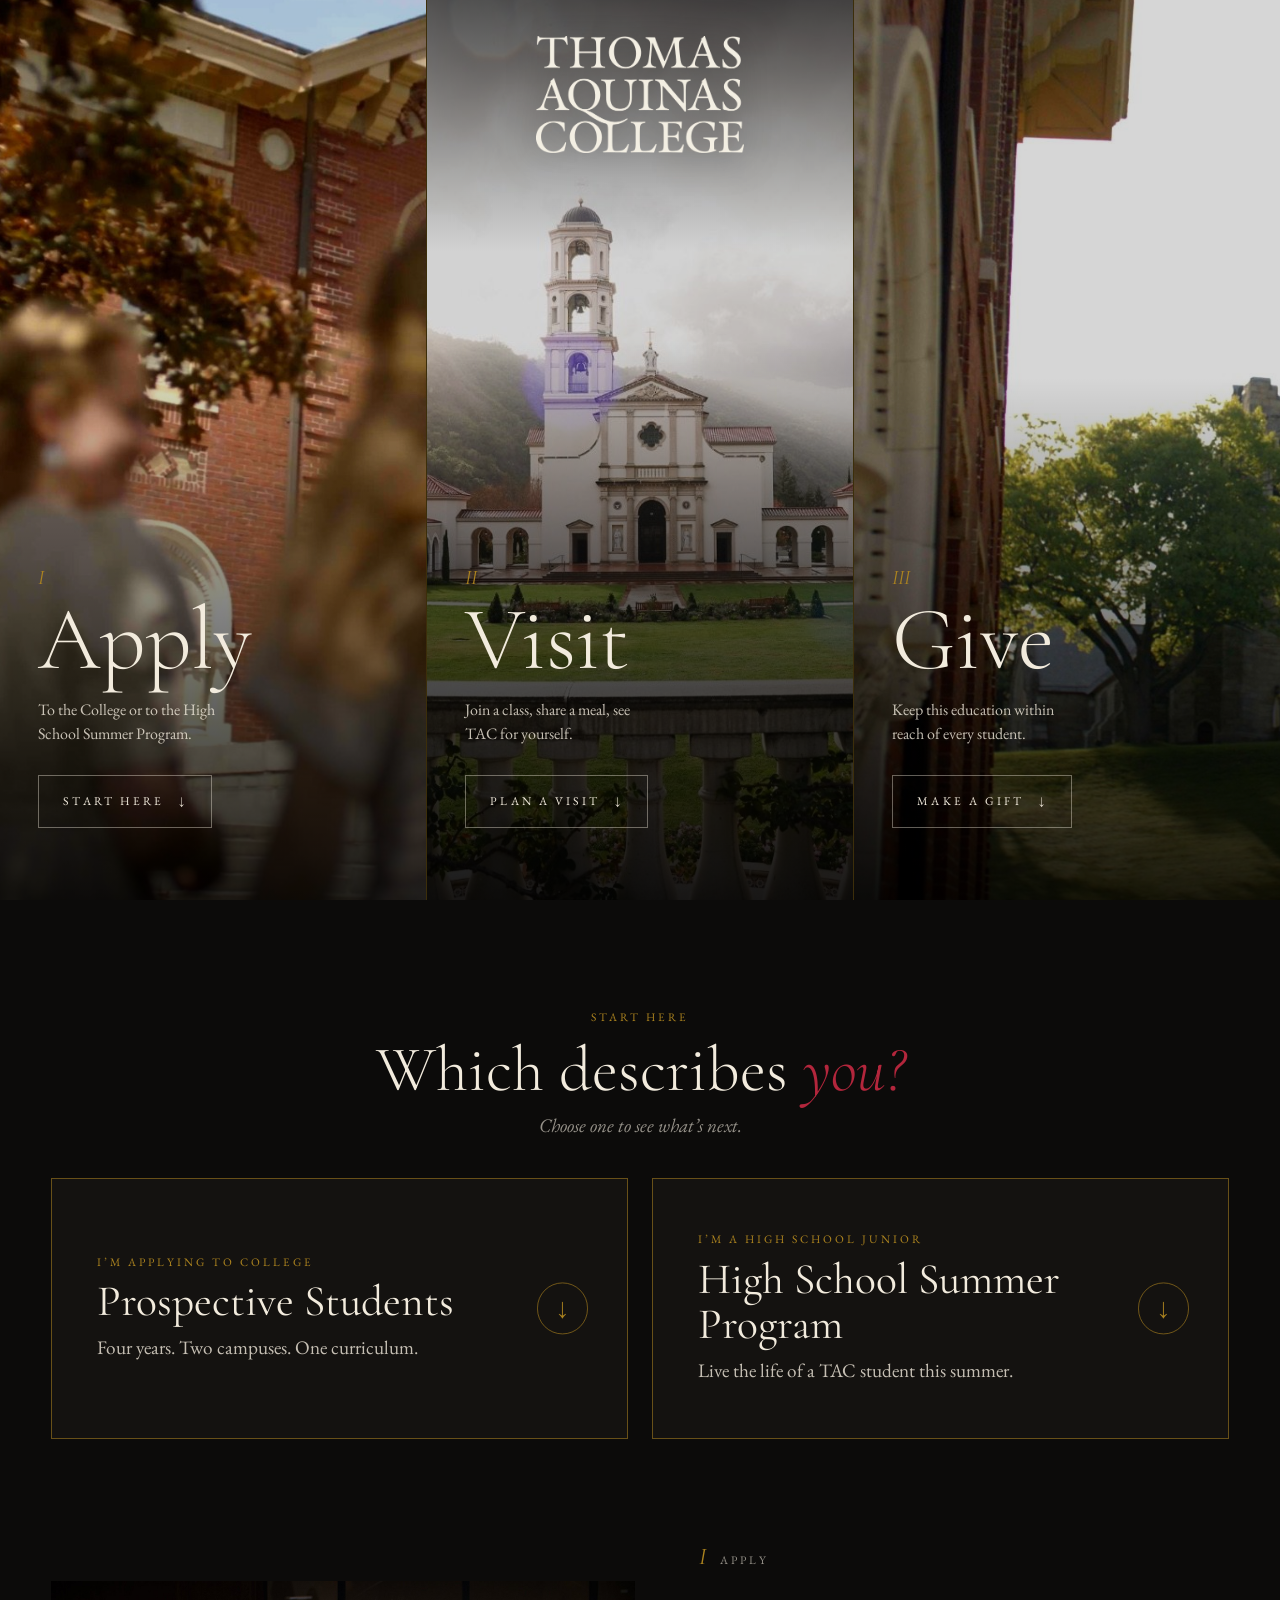
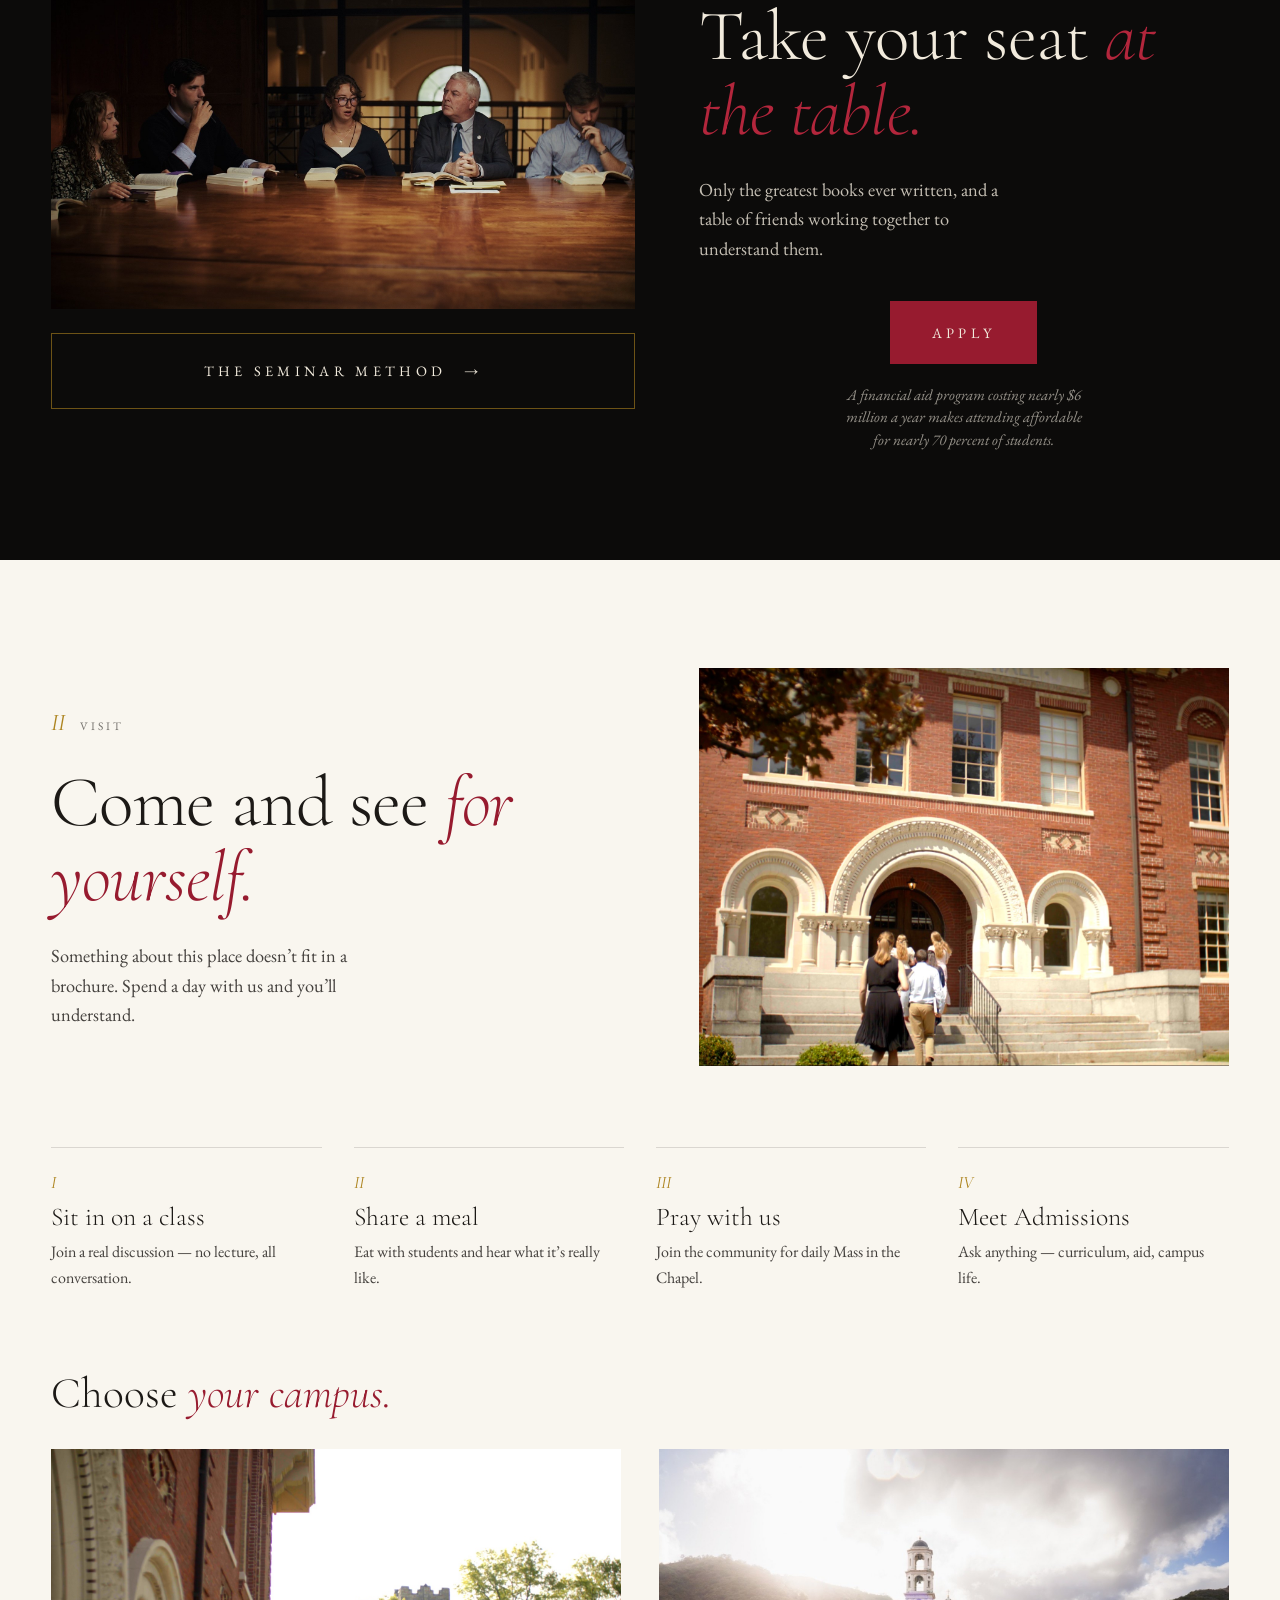
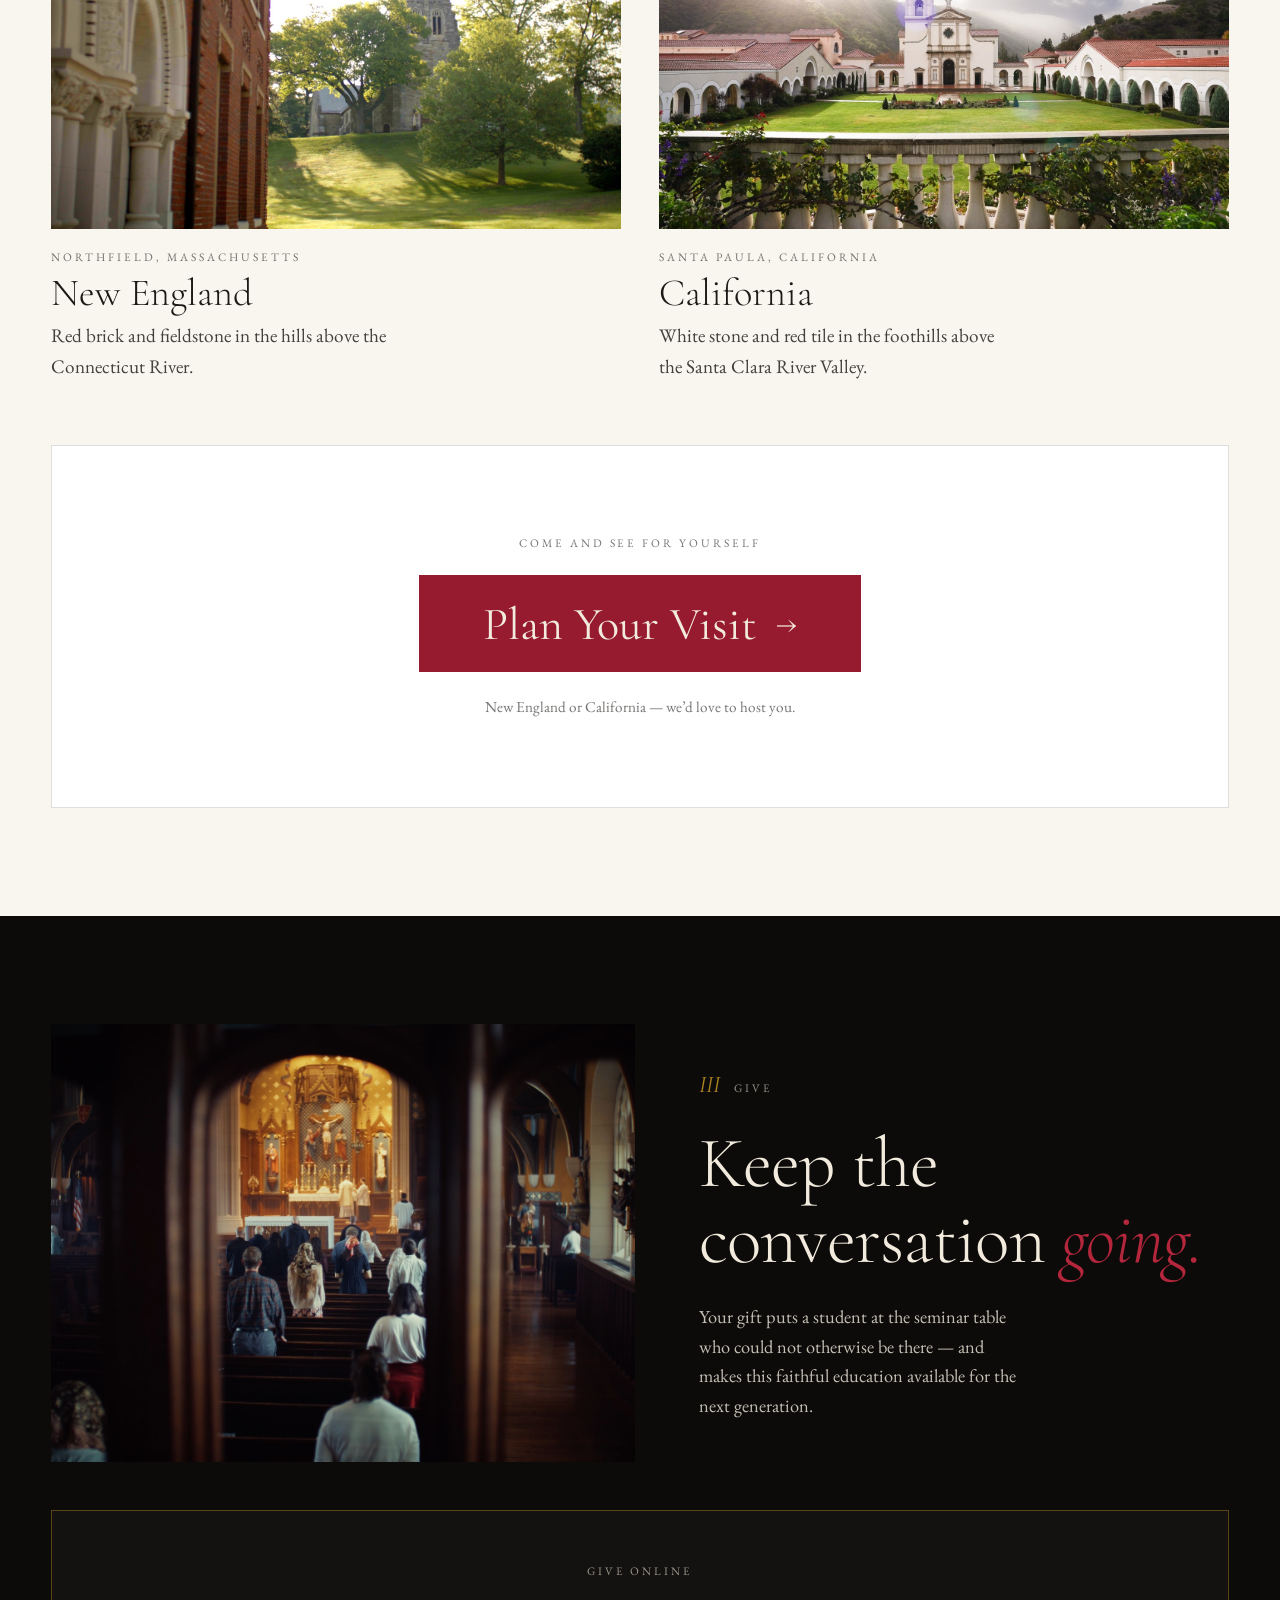
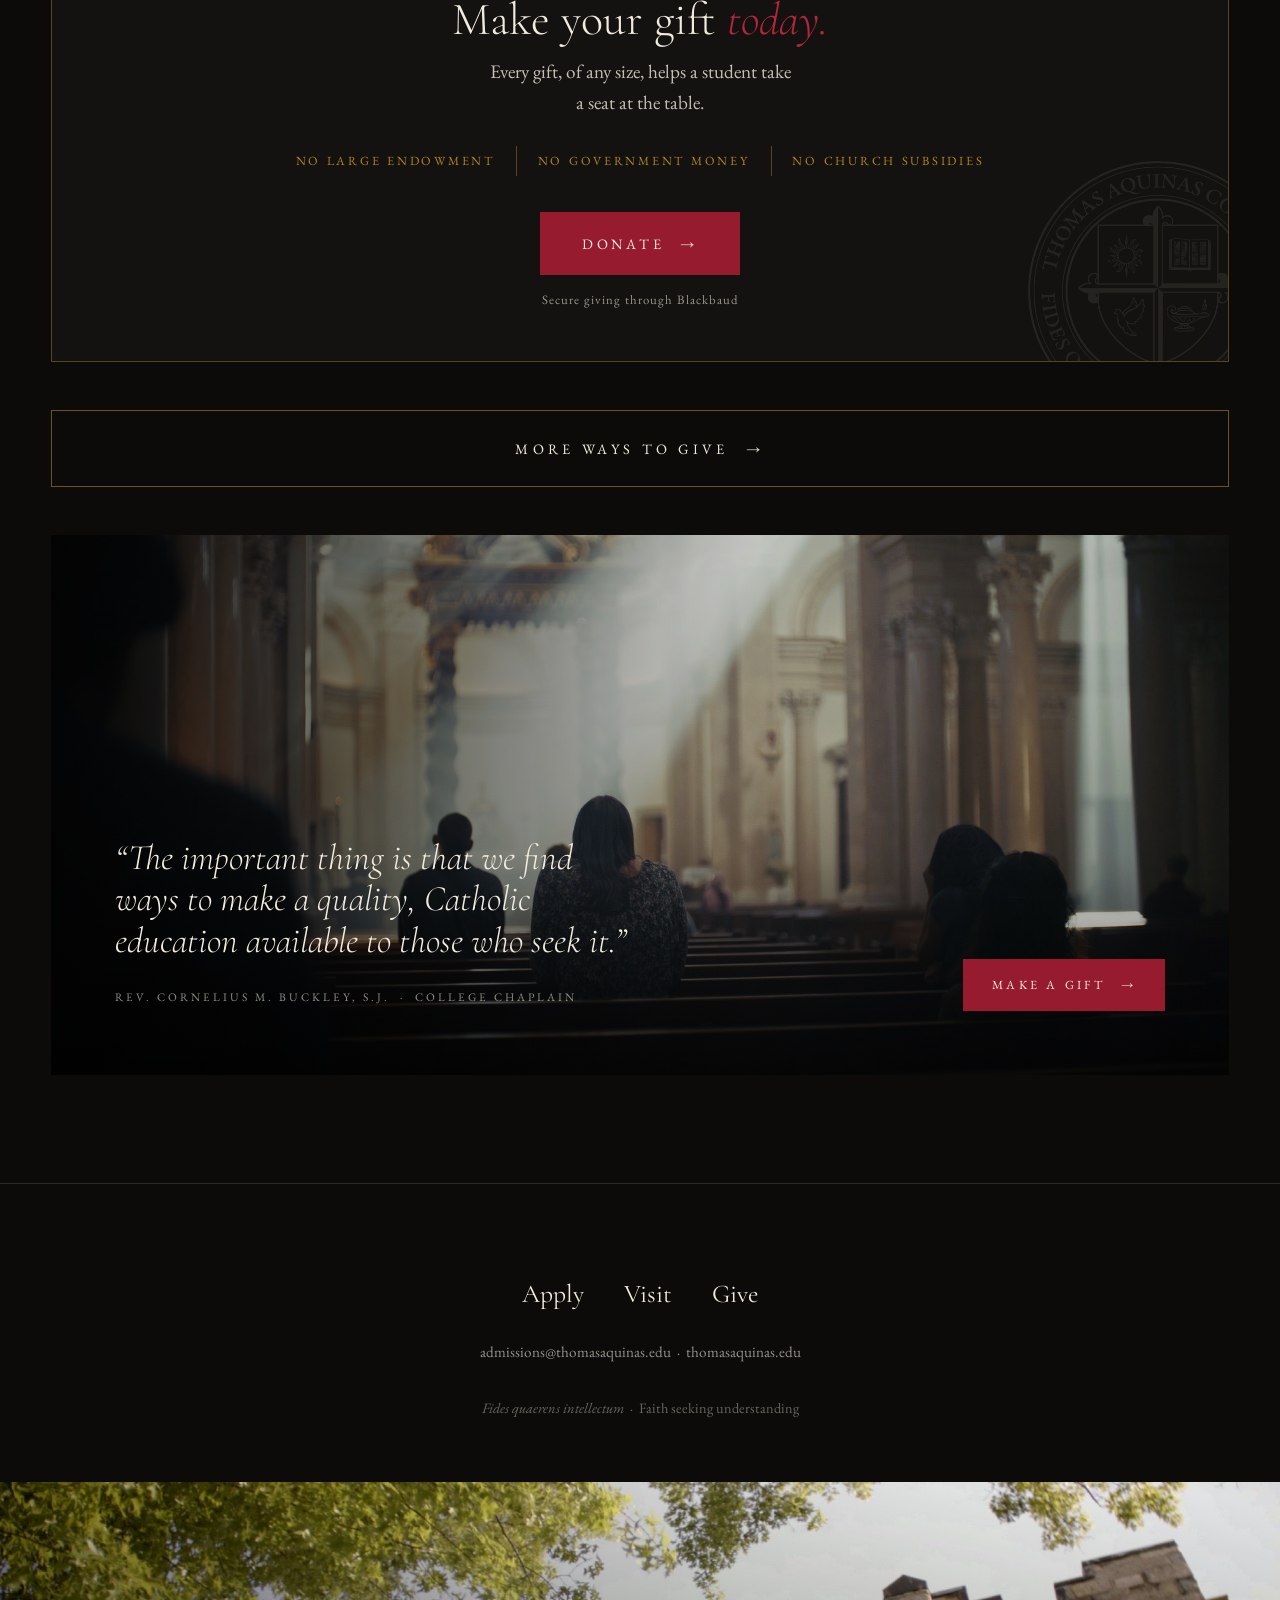
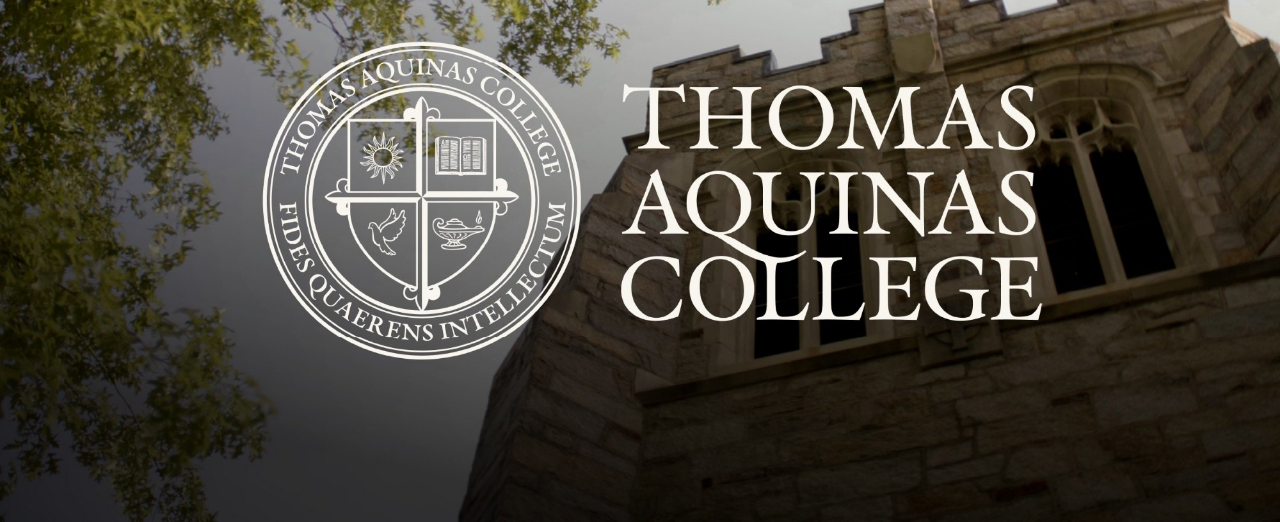
<file: index.html>
<!DOCTYPE html>
<html lang="en" data-page="index">
<head>
  <meta charset="utf-8">
  <meta name="viewport" content="width=device-width, initial-scale=1">
  <title>Apply · Visit · Give · Thomas Aquinas College</title>
  <meta name="description" content="Apply to Thomas Aquinas College or the High School Summer Program, plan a visit to either campus, or give to support the education.">
  <meta name="theme-color" content="#0c0b0a">
  <link rel="icon" href="assets/logo/favicon.png">
  <link rel="preconnect" href="https://fonts.googleapis.com">
  <link rel="preconnect" href="https://fonts.gstatic.com" crossorigin>
  <link href="https://fonts.googleapis.com/css2?family=Cormorant+Garamond:ital,wght@0,300;0,400;0,500;1,300;1,400&family=EB+Garamond:ital,wght@0,400;0,500;1,400&display=swap" rel="stylesheet">
  <link rel="preload" as="image" href="assets/img/ne-students-brick-hall.jpg">
  <link rel="stylesheet" href="styles.css">
  <script>try { if (sessionStorage.getItem('slideBack')) { sessionStorage.removeItem('slideBack'); document.documentElement.classList.add('slide-in-back'); addEventListener('animationend', e => { if (e.target === document.body) document.documentElement.classList.remove('slide-in-back'); }); } } catch (_) {}</script>
</head>
<body>

<a class="skip" href="#apply">Skip to content</a>

<!-- ============ STICKY BAR (appears after the chooser) ============ -->
<header class="bar" id="bar" aria-label="Sections">
  <a class="bar-brand" href="https://www.thomasaquinas.edu" aria-label="Thomas Aquinas College home">
    <img src="assets/logo/wordmark.webp" alt="Thomas Aquinas College" width="1000" height="563">
  </a>
  <nav class="bar-nav">
    <a href="#apply" data-nav="apply">Apply</a>
    <a href="#visit" data-nav="visit">Visit</a>
    <a href="#give" data-nav="give">Give</a>
  </nav>
</header>

<!-- ============ I. THE CHOOSER ============ -->
<section class="chooser" id="top" aria-labelledby="chooser-title">
  <div class="chooser-head">
    <a class="chooser-home" href="https://www.thomasaquinas.edu" aria-label="Thomas Aquinas College home"><img class="chooser-mark" src="assets/logo/wordmark.webp" alt="Thomas Aquinas College" width="1000" height="563"></a>
    <h1 id="chooser-title" class="sr-only">Apply, visit, or give to Thomas Aquinas College</h1>
  </div>

  <nav class="doors" aria-label="Choose: apply, visit, or give">
    <a class="door" href="#apply" data-go="apply">
      <img src="assets/img/ne-students-brick-hall.jpg" alt="" style="object-position: 40% 50%">
      <span class="door-body">
        <span class="door-n">I</span>
        <span class="door-title">Apply</span>
        <span class="door-line">To the College or to the High School Summer Program.</span>
        <span class="door-go">Start here <i aria-hidden="true">↓</i></span>
      </span>
    </a>
    <a class="door" href="#visit" data-go="visit">
      <img src="assets/img/ca-quad-balustrade.jpg" alt="" style="object-position: 50% 50%">
      <span class="door-body">
        <span class="door-n">II</span>
        <span class="door-title">Visit</span>
        <span class="door-line">Join a class, share a meal, see TAC for yourself.</span>
        <span class="door-go">Plan a visit <i aria-hidden="true">↓</i></span>
      </span>
    </a>
    <a class="door" href="#give" data-go="give">
      <img src="assets/img/ne-tower-lawn.jpg" alt="" style="object-position: 38% 50%">
      <span class="door-body">
        <span class="door-n">III</span>
        <span class="door-title">Give</span>
        <span class="door-line">Keep this education within reach of every student.</span>
        <span class="door-go">Make a gift <i aria-hidden="true">↓</i></span>
      </span>
    </a>
  </nav>
</section>

<main>

<!-- =========================================================
     I. APPLY
     ========================================================= -->
<section class="section" id="apply" aria-labelledby="apply-title">
  <!-- the fork: which applicant are you? -->
  <header class="fork-head reveal">
    <p class="label">Start here</p>
    <h3>Which describes <em>you?</em></h3>
    <p class="fork-hint">Choose one to see what’s next.</p>
  </header>
  <div class="fork reveal" role="tablist" aria-label="Which program are you applying to?">
    <button class="fork-opt" role="tab" id="tab-college" aria-controls="apply-college" aria-selected="false" aria-expanded="false" data-track="college">
      <span class="label">I’m applying to college</span>
      <strong>Prospective Students</strong>
      <span class="fork-sub">Four years. Two campuses. One curriculum.</span>
      <i class="fork-chev" aria-hidden="true">↓</i>
    </button>
    <button class="fork-opt" role="tab" id="tab-summer" aria-controls="apply-summer" aria-selected="false" aria-expanded="false" data-track="summer">
      <span class="label">I’m a high school junior</span>
      <strong>High School Summer Program</strong>
      <span class="fork-sub">Live the life of a TAC student this summer.</span>
      <i class="fork-chev" aria-hidden="true">↓</i>
    </button>
  </div>

  <!-- ---- College track ---- -->
  <div class="track" id="apply-college" role="tabpanel" aria-labelledby="tab-college" inert>
  <div class="track-inner">
    <ol class="reasons">
      <li class="reveal"><span class="n">01</span><h3>The books <em>themselves.</em></h3><p>Read the original works of Homer, Euclid, Augustine, and Newton — not summaries.</p></li>
      <li class="reveal"><span class="n">02</span><h3>A real <em>conversation.</em></h3><p>Small classes led by tutors who ask questions, so you learn <em>how</em> to think, not <em>what</em> to think.</p></li>
      <li class="reveal"><span class="n">03</span><h3>Faith at <em>the center.</em></h3><p>Daily Mass, beautiful chapels, and a community that takes both reason and faith seriously.</p></li>
    </ol>

    <figure class="video reveal">
      <div class="video-frame">
        <iframe src="https://www.youtube.com/embed/z_0h_mgz4IE?si=OpR_Ee_Hho1Y0RcT" title="Thomas Aquinas College" loading="lazy" frameborder="0" allow="accelerometer; autoplay; clipboard-write; encrypted-media; gyroscope; picture-in-picture; web-share" referrerpolicy="strict-origin-when-cross-origin" allowfullscreen></iframe>
      </div>
    </figure>

    <div class="proof reveal">
      <figure class="proof-media"><img loading="lazy" src="assets/img/ne-seminar-table.jpg" alt="Students and a tutor around a long seminar table in a sunlit classroom"></figure>
      <blockquote class="proof-quote">
        <p>“It’s small enough that you can be friends with everyone and you can become close in a way that you can’t at a bigger college. You find a lot of very close friendships.”</p>
        <cite class="label">Nicolas Metilly, Class of 2029</cite>
      </blockquote>
    </div>

    <div class="steps-wrap">
      <h3 class="steps-title reveal">Applying is <em>simple.</em></h3>
      <ol class="steps">
        <li class="reveal"><span>i.</span><strong>Start your application</strong><p>Tell us about yourself — it takes a few minutes to begin.</p></li>
        <li class="reveal"><span>ii.</span><strong>Write your essays</strong><p>We want to know how you think, not just what you’ve done.</p></li>
        <li class="reveal"><span>iii.</span><strong>Hear from us</strong><p>An admissions counselor walks with you through every step, including financial aid.</p></li>
      </ol>
    </div>

    <div class="apply-cta reveal" id="form-college">
      <p class="label">Your seat is waiting</p>
      <a class="btn-apply" href="https://admissions.thomasaquinas.edu/apply/">Apply Now! <span aria-hidden="true">→</span></a>
      <p class="apply-note">Takes just a few minutes to begin.</p>
    </div>
  </div>
  </div>

  <!-- ---- Summer program track ---- -->
  <div class="track" id="apply-summer" role="tabpanel" aria-labelledby="tab-summer" inert>
  <div class="track-inner">
    <div class="summer-head reveal">
      <img class="hssp-logo" src="assets/logo/hssp-logo-parchment.webp" alt="High School Great Books Programs · Thomas Aquinas College" width="2000" height="888" loading="lazy">
      <div>
        <h3>A summer <em>like no other.</em></h3>
        <p>Read great books, join real classes, pray in the chapel, and make friends who think deeply — before you ever choose a college.</p>
      </div>
    </div>

    <ol class="reasons">
      <li class="reveal"><span class="n">01</span><h3>Experience the <em>real thing.</em></h3><p>Read and discuss the same authors TAC students do, in classes led by college tutors.</p></li>
      <li class="reveal"><span class="n">02</span><h3>Explore <em>campus.</em></h3><p>Live in our residence halls, attend daily Mass, share meals and evenings filled with conversation.</p></li>
      <li class="reveal"><span class="n">03</span><h3>Leave <em>changed.</em></h3><p>Go home with friendships, sharper thinking, and a clear sense of what college could be.</p></li>
    </ol>

    <figure class="video reveal">
      <div class="video-frame">
        <iframe src="https://www.youtube.com/embed/XkHhFwupEqw?si=1sd3pKo7rrJoxeaD" title="High School Summer Program at Thomas Aquinas College" loading="lazy" frameborder="0" allow="accelerometer; autoplay; clipboard-write; encrypted-media; gyroscope; picture-in-picture; web-share" referrerpolicy="strict-origin-when-cross-origin" allowfullscreen></iframe>
      </div>
    </figure>

    <div class="proof proof-reverse reveal">
      <figure class="proof-media"><img loading="lazy" src="assets/img/ca-hssp-outdoor-mass.jpg" alt="A priest elevates the chalice at an outdoor Mass in the California foothills as high school students kneel in the foreground" style="object-position: 50% 50%"></figure>
      <blockquote class="proof-quote">
        <p>“The Summer Program changed my life. It made me realize the way I thought about things was wrong, and showed me a better way to seek the truth.”</p>
        <cite class="label">Vitor Satcheki, Class of 2028 &nbsp;·&nbsp; Summer Program alumnus</cite>
      </blockquote>
    </div>

    <dl class="facts reveal">
      <div><dt class="label">Who</dt><dd>Rising high school seniors</dd><p class="facts-note">Applying now? You’re a junior this year.</p></div>
      <div><dt class="label">When · Summer 2027</dt><dd>California<br>July 5–18 · July 25–Aug 1</dd><dd>New England<br>July 11–24 · Aug 1–8</dd></div>
      <div><dt class="label">Where</dt><dd>Santa Paula, California</dd><dd>Northfield, Massachusetts</dd></div>
      <div><dt class="label">Tuition &amp; deadline</dt><dd>$600 one week<br>$975 two weeks</dd><p class="facts-note">Rolling admissions. The first 30 accepted to each program save $200–$400.</p></div>
    </dl>

    <div class="apply-cta apply-cta-solo reveal" id="form-summer">
      <p class="label">Your summer starts here</p>
      <a class="btn-apply" href="https://www.thomasaquinas.edu/admissions/summerprograms">Apply Now! <span aria-hidden="true">→</span></a>
      <p class="apply-note">High School Summer Program</p>
    </div>
  </div>
  </div>

  <div class="intro">
    <div class="intro-media-col reveal">
      <figure class="intro-media">
        <img loading="lazy" src="assets/img/ne-seminar-tutor.jpg" alt="Students and a tutor in discussion around a long wooden seminar table, books open before them">
      </figure>
      <a class="btn-more btn-seminar" href="seminar.html" data-slide>The Seminar Method <span aria-hidden="true">→</span></a>
    </div>
    <div class="intro-text reveal">
      <p class="mark"><span class="roman">I</span><span class="label">Apply</span></p>
      <h2 id="apply-title">Take your seat <em>at the table.</em></h2>
      <p class="lede">Only the greatest books ever written, and a table of friends working together to understand them.</p>
      <a class="btn-solid intro-apply" href="https://admissions.thomasaquinas.edu/apply/">Apply</a>
      <p class="aid-note">A financial aid program costing nearly $6 million a year makes attending affordable for nearly 70 percent of students.</p>
    </div>
  </div>

</section>

<!-- =========================================================
     II. VISIT
     ========================================================= -->
<div class="band light">
<section class="section" id="visit" aria-labelledby="visit-title">
  <div class="intro intro-reverse">
    <figure class="intro-media reveal">
      <img loading="lazy" src="assets/img/ne-hall-steps-wide.jpg" alt="Students climbing the stone steps into a red-brick hall on the New England campus">
    </figure>
    <div class="intro-text reveal">
      <p class="mark"><span class="roman">II</span><span class="label">Visit</span></p>
      <h2 id="visit-title">Come and see <em>for yourself.</em></h2>
      <p class="lede">Something about this place doesn’t fit in a brochure. Spend a day with us and you’ll understand.</p>
    </div>
  </div>

  <ol class="day reveal" aria-label="What a visit includes">
    <li><span class="n">I</span><h3>Sit in on a class</h3><p>Join a real discussion — no lecture, all conversation.</p></li>
    <li><span class="n">II</span><h3>Share a meal</h3><p>Eat with students and hear what it’s really like.</p></li>
    <li><span class="n">III</span><h3>Pray with us</h3><p>Join the community for daily Mass in the Chapel.</p></li>
    <li><span class="n">IV</span><h3>Meet Admissions</h3><p>Ask anything — curriculum, aid, campus life.</p></li>
  </ol>

  <h3 class="pick-title reveal">Choose <em>your campus.</em></h3>
  <div class="campuses">
    <article class="campus reveal">
      <figure><img loading="lazy" src="assets/img/ne-hero-arcade.jpg" alt="A stone arcade framing green lawns and a chapel tower on the New England campus"></figure>
      <p class="label">Northfield, Massachusetts</p>
      <h4>New England</h4>
      <p>Red brick and fieldstone in the hills above the Connecticut River.</p>
    </article>
    <article class="campus reveal">
      <figure><img loading="lazy" src="assets/img/ca-quad-balustrade.jpg" alt="The chapel and academic quadrangle of the California campus, seen across a stone balustrade beneath breaking clouds"></figure>
      <p class="label">Santa Paula, California</p>
      <h4>California</h4>
      <p>White stone and red tile in the foothills above the Santa Clara River Valley.</p>
    </article>
  </div>

  <div class="apply-cta apply-cta-solo apply-cta-light reveal" id="form-visit">
    <p class="label">Come and see for yourself</p>
    <a class="btn-apply" href="https://www.thomasaquinas.edu/visit">Plan Your Visit <span aria-hidden="true">→</span></a>
    <p class="apply-note">New England or California — we’d love to host you.</p>
  </div>
</section>
</div>

<!-- =========================================================
     III. GIVE
     ========================================================= -->
<section class="section" id="give" aria-labelledby="give-title">
  <div class="intro">
    <figure class="intro-media reveal">
      <img src="assets/img/ne-mass-through-arches.jpg" alt="Students at Mass, seen through the dark wooden arches of the chapel">
    </figure>
    <div class="intro-text reveal">
      <p class="mark"><span class="roman">III</span><span class="label">Give</span></p>
      <h2 id="give-title">Keep the conversation <em>going.</em></h2>
      <p class="lede">Your gift puts a student at the seminar table who could not otherwise be there — and makes this faithful education available for the next generation.</p>
    </div>
  </div>

  <div class="give-grid give-grid-solo">
    <div class="give-card reveal" id="give-widget">
      <img class="give-seal" src="assets/logo/seal.webp" alt="" aria-hidden="true" loading="lazy">
      <p class="label">Give online</p>
      <h3>Make your gift <em>today.</em></h3>
      <p>Every gift, of any size, helps a student take a seat at the table.</p>
      <ul class="give-facts" aria-label="Why your gift matters">
        <li>No large endowment</li><li>No government money</li><li>No Church subsidies</li>
      </ul>
      <!-- Blackbaud Online Giving: every donate button needs this attribute -->
      <button class="btn-donate" type="button" data-blackbaud-optimized-form-id="052db265-f27c-4167-a5ba-c83dec794771">Donate <span aria-hidden="true">→</span></button>
      <p class="give-secure">Secure giving through Blackbaud</p>
    </div>
  </div>

  <a class="btn-more reveal" href="https://www.thomasaquinas.edu/giving">More ways to give <span aria-hidden="true">→</span></a>

  <figure class="give-quote reveal">
    <img src="assets/img/ca-chapel-pews-light.jpg" alt="Students praying in the pews of the chapel as a shaft of light falls past the baldachin">
    <blockquote>
      <p>“The important thing is that we find ways to make a quality, Catholic education available to those who seek it.”</p>
      <cite class="label">Rev. Cornelius M. Buckley, S.J. &nbsp;·&nbsp; College Chaplain</cite>
    </blockquote>
    <button class="btn-donate btn-donate-sm" type="button" data-blackbaud-optimized-form-id="052db265-f27c-4167-a5ba-c83dec794771">Make a Gift <span aria-hidden="true">→</span></button>
  </figure>
</section>

</main>

<footer class="footer">
  <nav class="footer-nav" aria-label="Footer">
    <a href="#apply">Apply</a><a href="#visit">Visit</a><a href="#give">Give</a>
  </nav>
  <p class="footer-contact"><a href="mailto:admissions@thomasaquinas.edu">admissions@thomasaquinas.edu</a> &nbsp;·&nbsp; <a href="https://thomasaquinas.edu" target="_blank" rel="noopener">thomasaquinas.edu</a></p>
  <p class="motto"><em>Fides quaerens intellectum</em> &nbsp;·&nbsp; Faith seeking understanding</p>
</footer>

<figure class="closing-banner">
  <img src="assets/img/tac-banner.jpg" alt="The Thomas Aquinas College seal and wordmark over a stone tower framed by trees" width="2000" height="1000" loading="lazy">
</figure>

<script src="main.js"></script>
<!-- Blackbaud Online Giving loader -->
<script src="https://sky.blackbaudcdn.net/static/og-web-loader/1/main.js" data-envid="p-I9g25fCYuECEg8XCgJMl1A" data-zone="usa"></script>
</body>
</html>
</file>
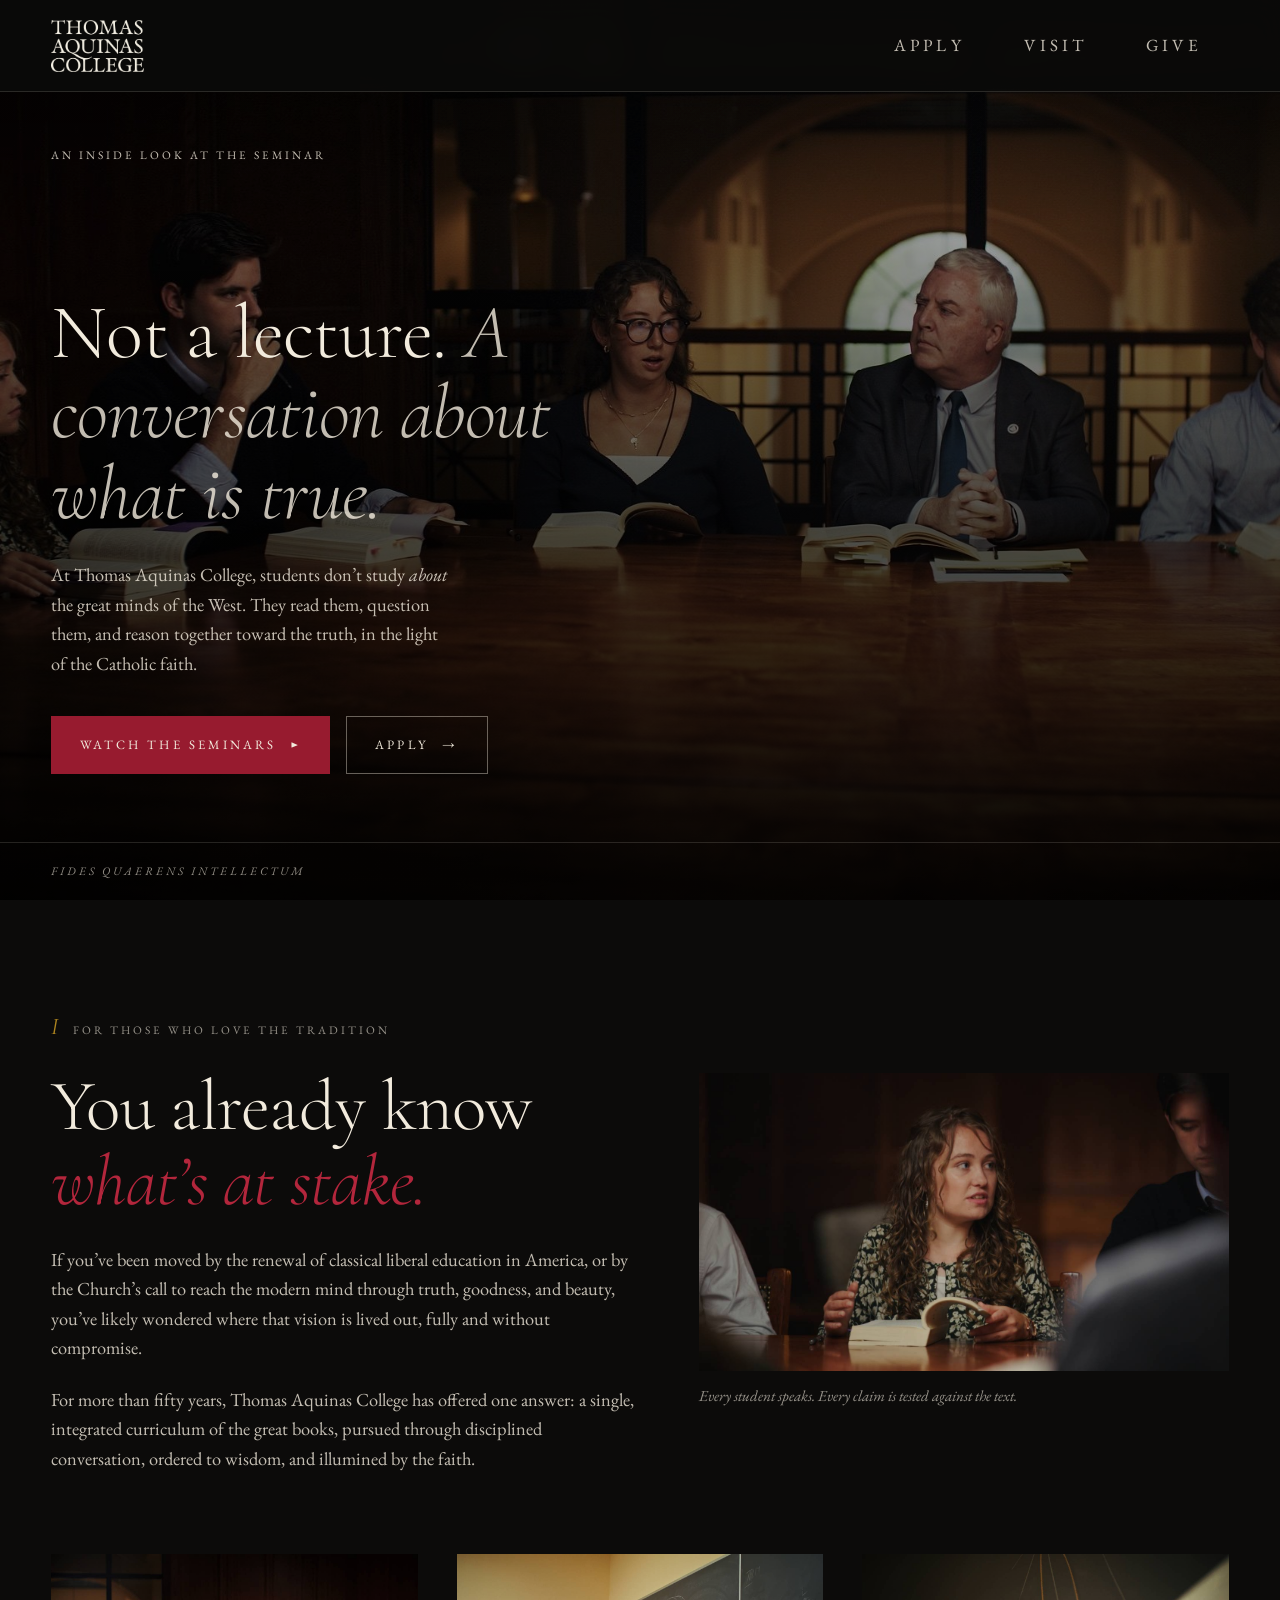
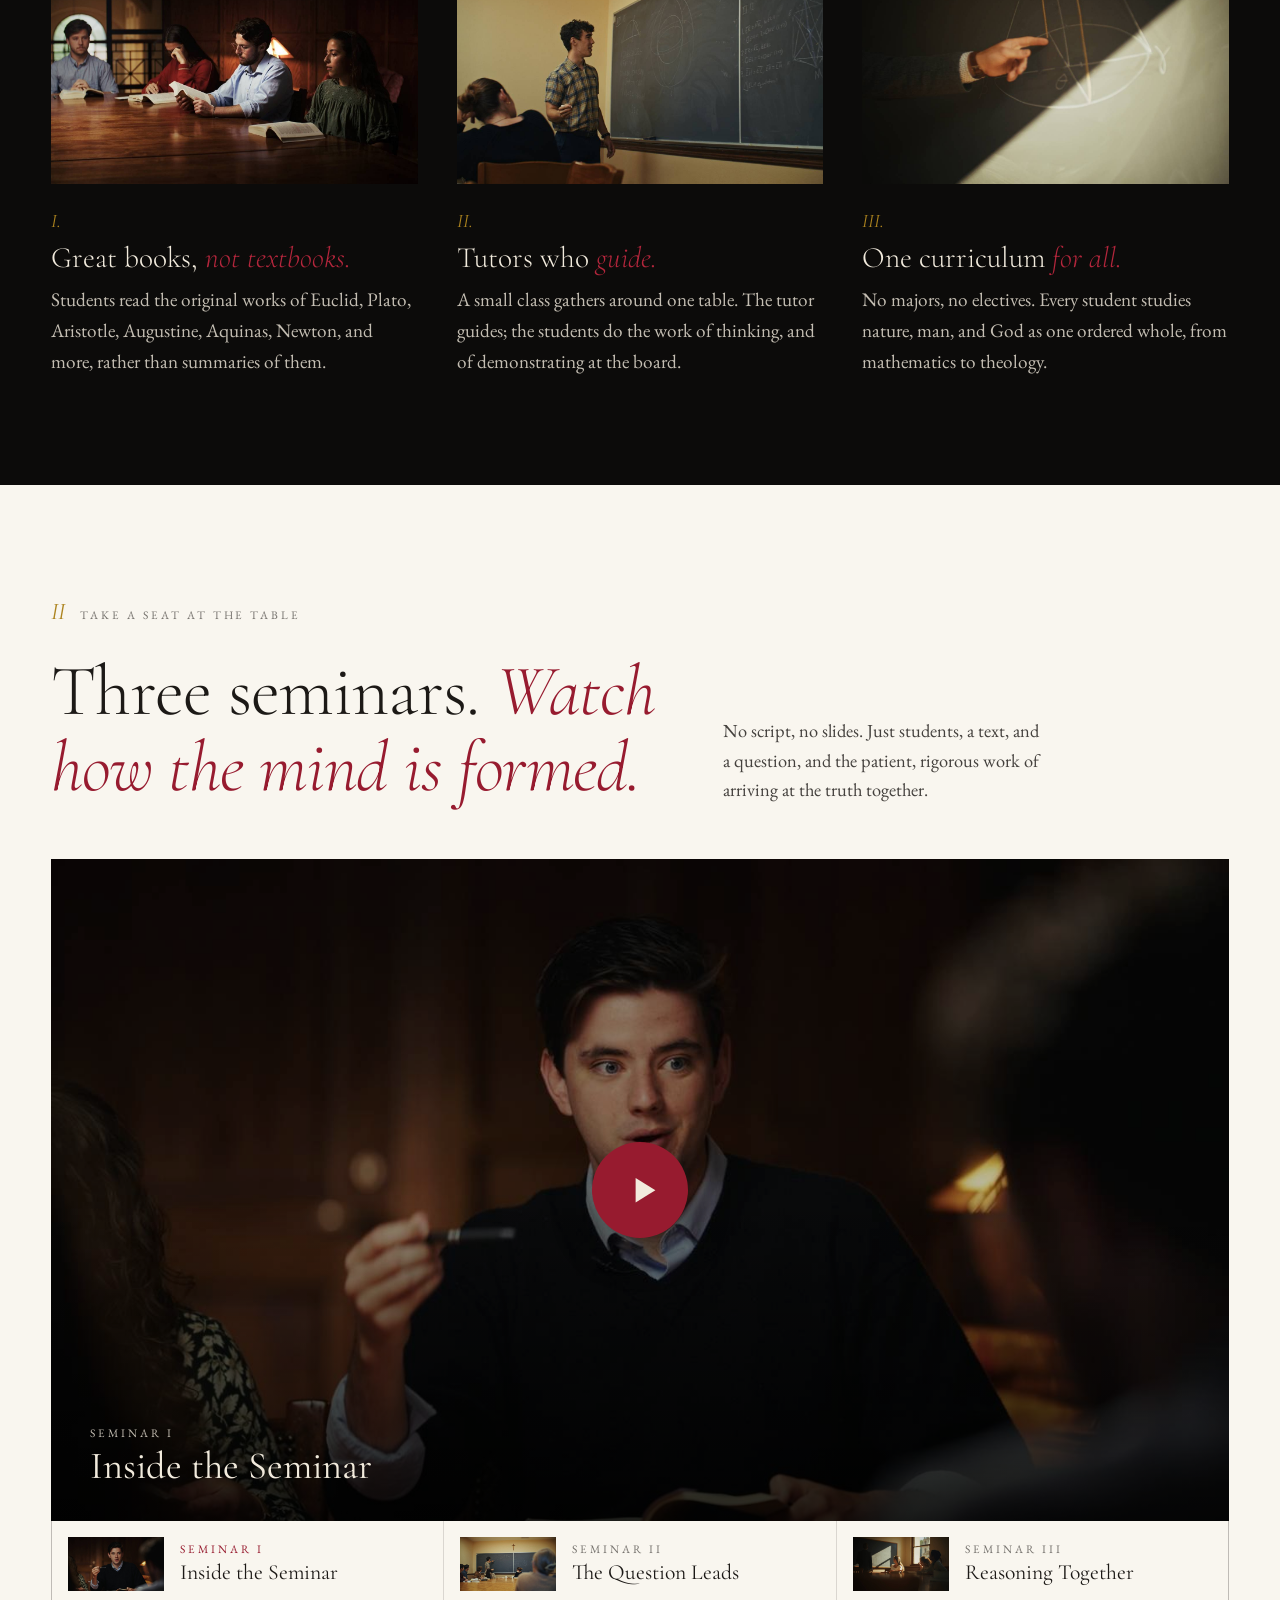
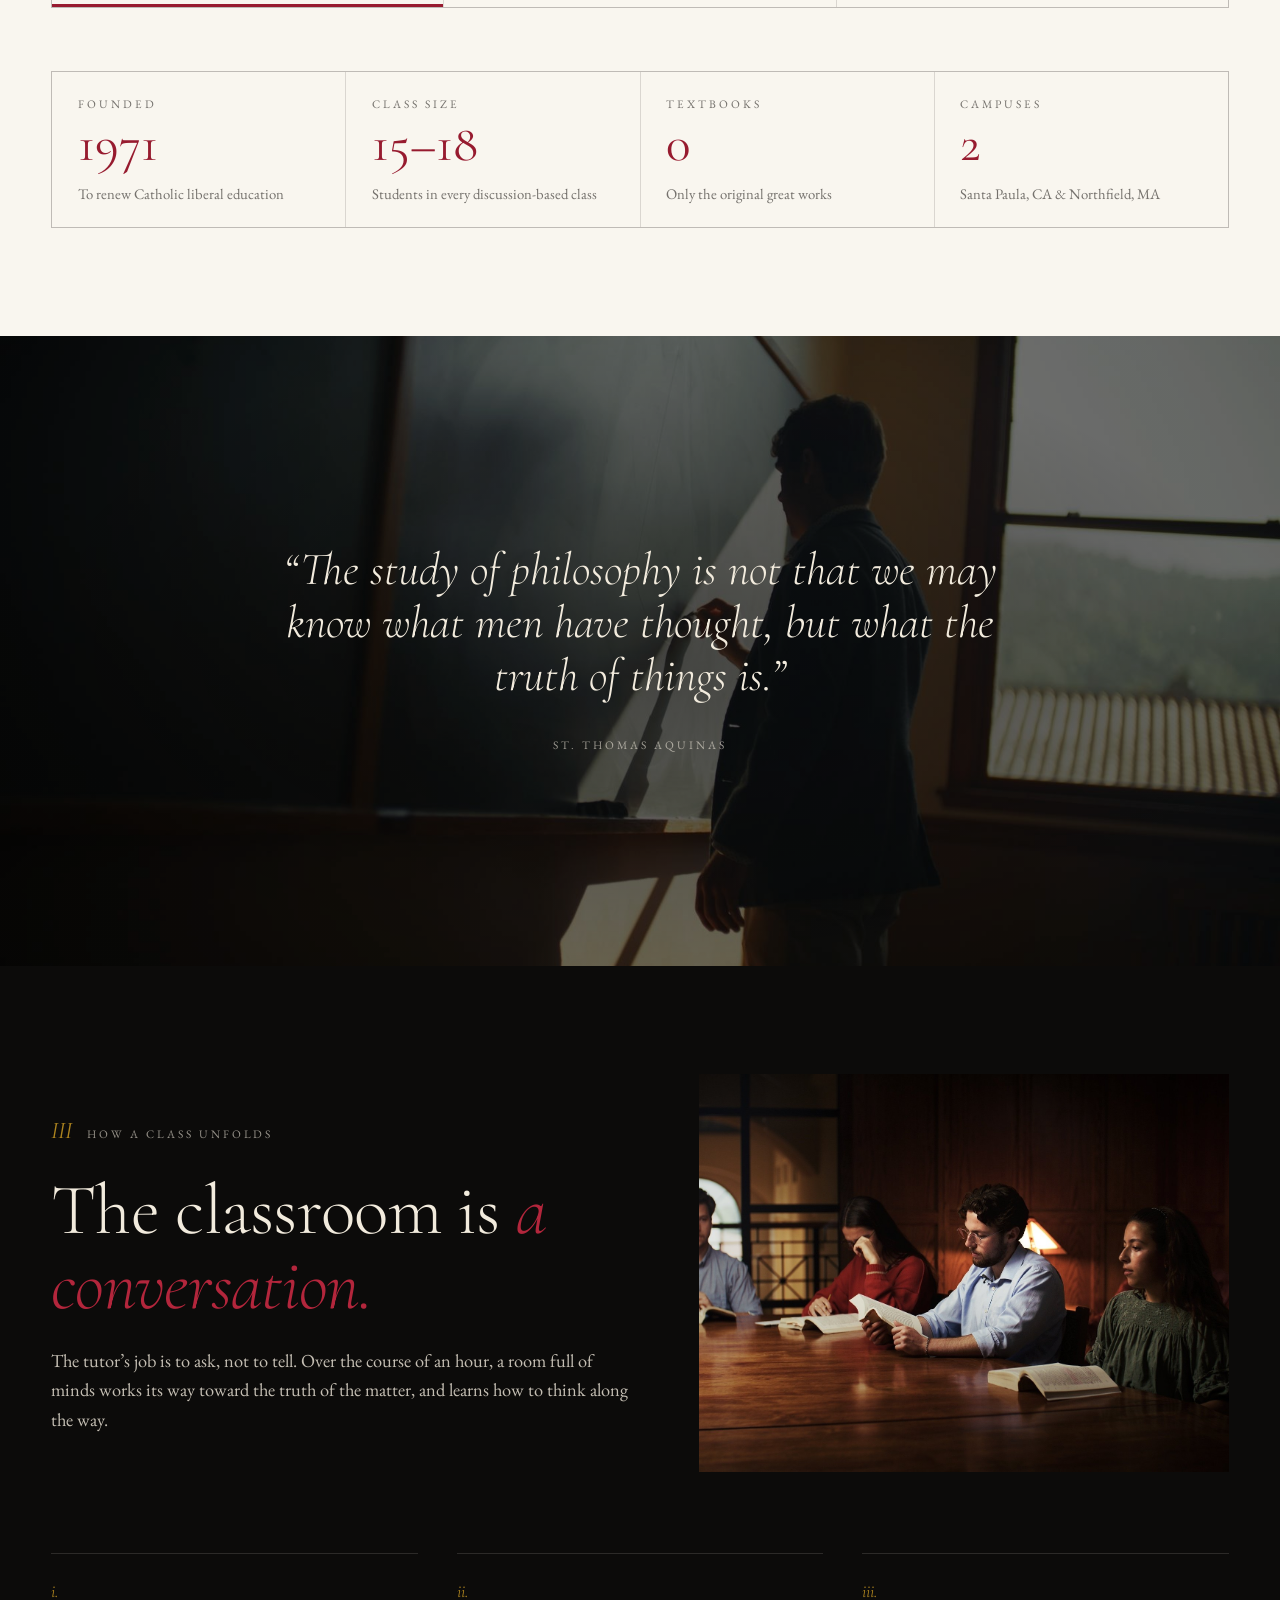
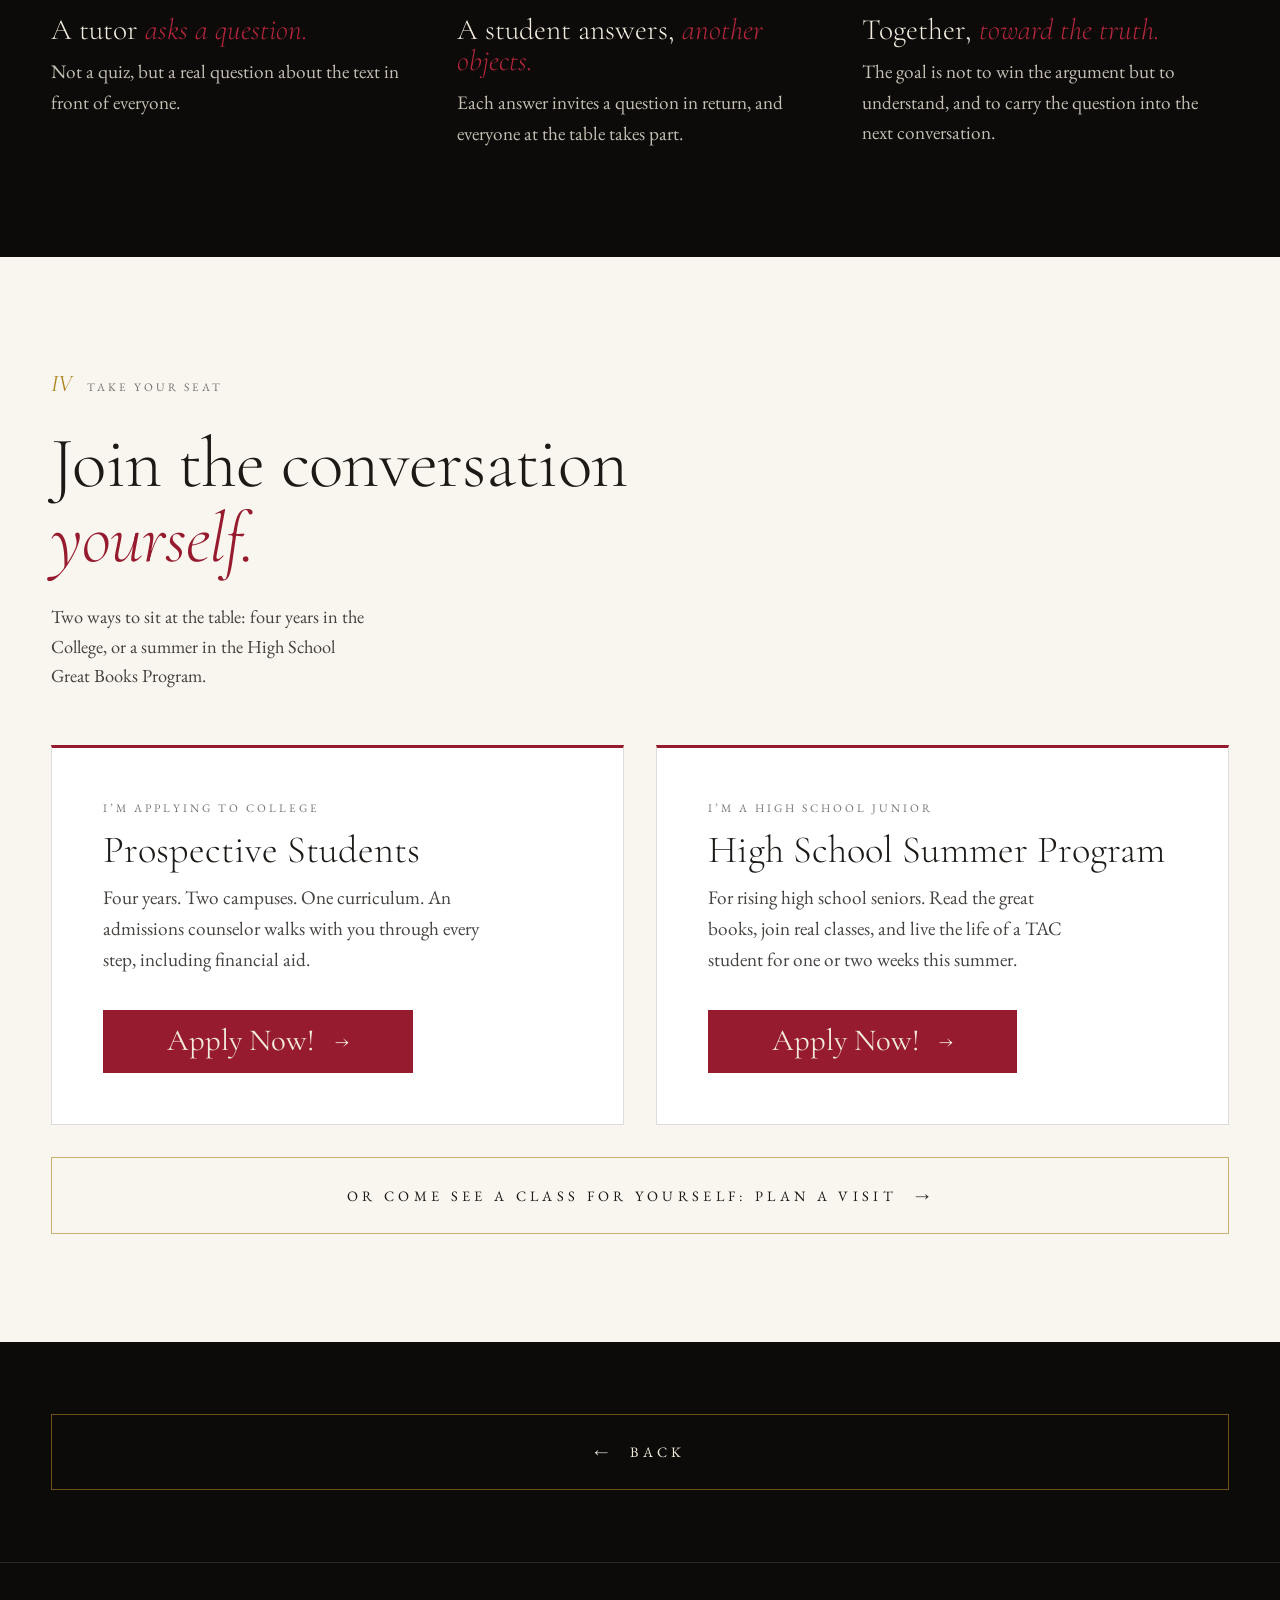
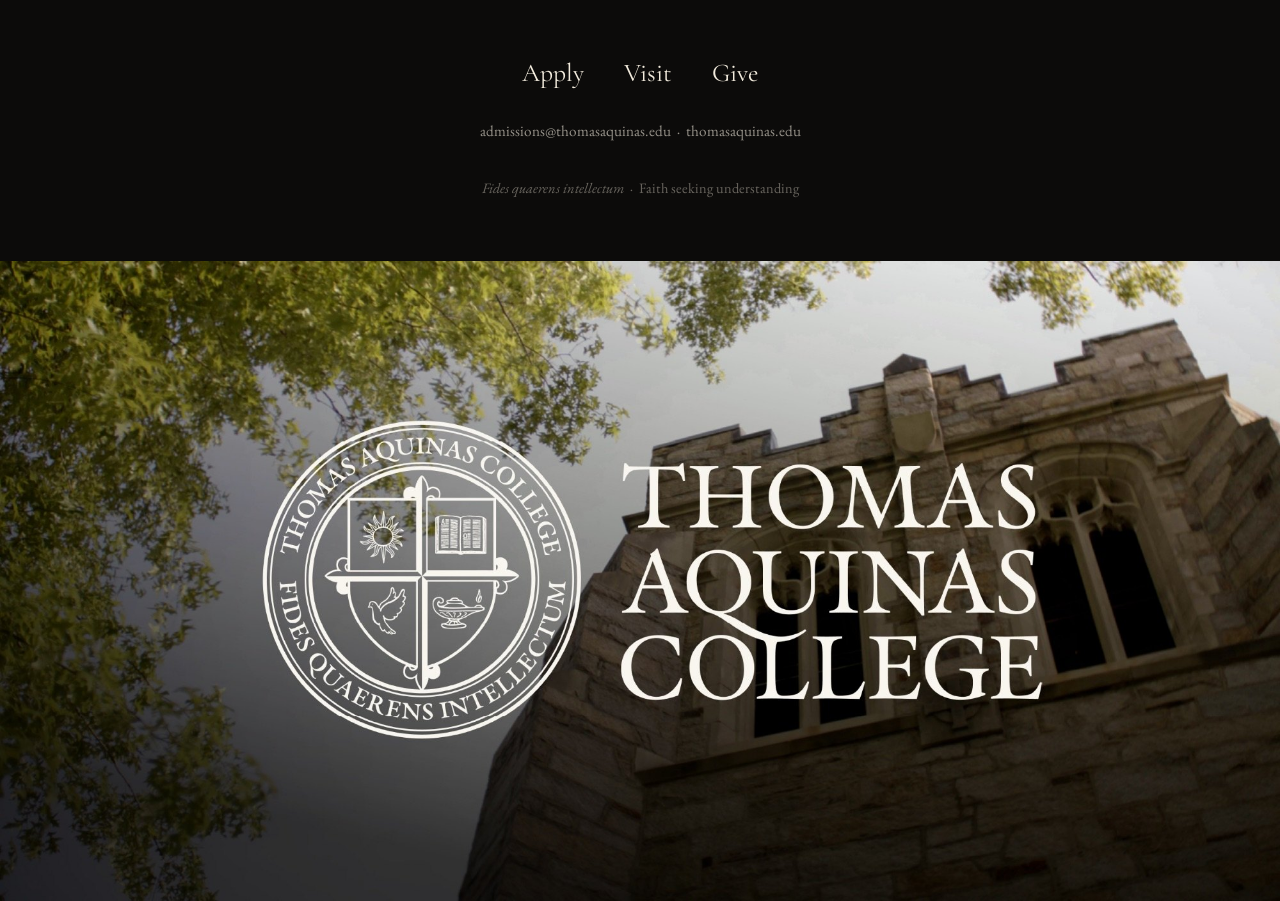
<file: seminar.html>
<!DOCTYPE html>
<html lang="en" data-page="seminar">
<head>
  <meta charset="utf-8">
  <meta name="viewport" content="width=device-width, initial-scale=1">
  <title>The Seminar Method · Thomas Aquinas College</title>
  <meta name="description" content="Not a lecture, but a conversation about what is true. See how the seminar works at Thomas Aquinas College, and apply to the College or the High School Summer Program.">
  <meta name="theme-color" content="#0c0b0a">
  <link rel="icon" href="assets/logo/favicon.png">
  <link rel="preconnect" href="https://fonts.googleapis.com">
  <link rel="preconnect" href="https://fonts.gstatic.com" crossorigin>
  <link href="https://fonts.googleapis.com/css2?family=Cormorant+Garamond:ital,wght@0,300;0,400;0,500;1,300;1,400&family=EB+Garamond:ital,wght@0,400;0,500;1,400&display=swap" rel="stylesheet">
  <link rel="preload" as="image" href="assets/img/ne-seminar-tutor.jpg">
  <link rel="stylesheet" href="styles.css">
  <script>try { if (sessionStorage.getItem('slideIn')) { sessionStorage.removeItem('slideIn'); document.documentElement.classList.add('slide-in'); addEventListener('animationend', e => { if (e.target === document.body) document.documentElement.classList.remove('slide-in'); }); } } catch (_) {}</script>
</head>
<body class="seminar-page">

<a class="skip" href="#main">Skip to content</a>

<header class="bar is-on" id="bar" aria-label="Sections">
  <a class="bar-brand" href="https://www.thomasaquinas.edu" aria-label="Thomas Aquinas College home">
    <img src="assets/logo/wordmark.webp" alt="Thomas Aquinas College" width="1000" height="563">
  </a>
  <nav class="bar-nav">
    <a href="index.html#apply">Apply</a>
    <a href="index.html#visit">Visit</a>
    <a href="index.html#give">Give</a>
  </nav>
</header>

<!-- ============ HERO ============ -->
<section class="sem-hero" id="top">
  <img src="assets/img/ne-seminar-tutor.jpg" alt="Students and a tutor in discussion around a seminar table">
  <p class="sem-kicker label">An inside look at the seminar</p>
  <div class="sem-hero-body">
    <h1>Not a lecture. <em>A conversation about what is true.</em></h1>
    <p class="lede">At Thomas Aquinas College, students don’t study <em>about</em> the great minds of the West. They read them, question them, and reason together toward the truth, in the light of the Catholic faith.</p>
    <div class="sem-ctas">
      <a class="btn-solid" href="#seminars">Watch the seminars <span aria-hidden="true">▶</span></a>
      <a class="btn-line" href="#apply-now">Apply <span aria-hidden="true">→</span></a>
    </div>
  </div>
  <p class="sem-motto label"><span><em>Fides quaerens intellectum</em></span></p>
</section>

<main id="main">

<!-- ============ I. WHY IT MATTERS ============ -->
<section class="section" aria-labelledby="intro-title">
  <div class="intro">
    <div class="intro-text reveal">
      <p class="mark"><span class="roman">I</span><span class="label">For those who love the tradition</span></p>
      <h2 id="intro-title">You already know <em>what’s at stake.</em></h2>
      <p class="lede">If you’ve been moved by the renewal of classical liberal education in America, or by the Church’s call to reach the modern mind through truth, goodness, and beauty, you’ve likely wondered where that vision is lived out, fully and without compromise.</p>
      <p class="sem-p">For more than fifty years, Thomas Aquinas College has offered one answer: a single, integrated curriculum of the great books, pursued through disciplined conversation, ordered to wisdom, and illumined by the faith.</p>
    </div>
    <figure class="intro-media reveal">
      <img loading="lazy" src="assets/img/seminar/student-speaks.jpg" alt="A student makes a point during seminar">
      <figcaption class="sem-cap">Every student speaks. Every claim is tested against the text.</figcaption>
    </figure>
  </div>

  <ol class="sem-pillars">
    <li class="reveal">
      <figure><img loading="lazy" src="assets/img/seminar/reading-table.jpg" alt="Students reading original texts at a seminar table"></figure>
      <span class="n">I.</span><h3>Great books, <em>not textbooks.</em></h3>
      <p>Students read the original works of Euclid, Plato, Aristotle, Augustine, Aquinas, Newton, and more, rather than summaries of them.</p>
    </li>
    <li class="reveal">
      <figure><img loading="lazy" src="assets/img/seminar/chalkboard-demo.jpg" alt="A student demonstrates a proposition at the chalkboard"></figure>
      <span class="n">II.</span><h3>Tutors who <em>guide.</em></h3>
      <p>A small class gathers around one table. The tutor guides; the students do the work of thinking, and of demonstrating at the board.</p>
    </li>
    <li class="reveal">
      <figure><img loading="lazy" src="assets/img/seminar/geometry-hand.jpg" alt="A hand tracing a geometric figure on a chalkboard"></figure>
      <span class="n">III.</span><h3>One curriculum <em>for all.</em></h3>
      <p>No majors, no electives. Every student studies nature, man, and God as one ordered whole, from mathematics to theology.</p>
    </li>
  </ol>
</section>

<!-- ============ II. THE SEMINARS ============ -->
<div class="band light">
<section class="section" id="seminars" aria-labelledby="sem-title">
  <div class="sem-head reveal">
    <div>
      <p class="mark"><span class="roman">II</span><span class="label">Take a seat at the table</span></p>
      <h2 id="sem-title">Three seminars. <em>Watch how the mind is formed.</em></h2>
    </div>
    <p class="lede">No script, no slides. Just students, a text, and a question, and the patient, rigorous work of arriving at the truth together.</p>
  </div>

  <div class="reveal">
    <div class="player" id="player">
      <button class="poster" id="poster" type="button" aria-label="Play video">
        <img id="posterImg" src="assets/img/seminar/sem1-poster.jpg" alt="">
        <span class="play" aria-hidden="true"><svg viewBox="0 0 24 24"><path d="M7 4v16l13-8z"/></svg></span>
        <span class="poster-cap"><span class="label" id="capNum">Seminar I</span><strong id="capTitle">Inside the Seminar</strong></span>
      </button>
    </div>
    <div class="tabs" role="tablist" aria-label="Choose a seminar">
      <button class="tab" role="tab" type="button" aria-selected="true" data-id="_6S8Enu8Y8g" data-n="Seminar I" data-t="Inside the Seminar"><img src="assets/img/seminar/sem1-poster.jpg" alt=""><span><small class="label">Seminar I</small><b>Inside the Seminar</b></span></button>
      <button class="tab" role="tab" type="button" aria-selected="false" data-id="NGLuM3ANgbY" data-n="Seminar II" data-t="The Question Leads"><img src="assets/img/seminar/sem2-poster.jpg" alt=""><span><small class="label">Seminar II</small><b>The Question Leads</b></span></button>
      <button class="tab" role="tab" type="button" aria-selected="false" data-id="pgK786d_KLA" data-n="Seminar III" data-t="Reasoning Together"><img src="assets/img/seminar/sem3-poster.jpg" alt=""><span><small class="label">Seminar III</small><b>Reasoning Together</b></span></button>
    </div>
  </div>

  <dl class="facts sem-facts reveal">
    <div><dt class="label">Founded</dt><dd class="big">1971</dd><p class="facts-note">To renew Catholic liberal education</p></div>
    <div><dt class="label">Class size</dt><dd class="big">15–18</dd><p class="facts-note">Students in every discussion-based class</p></div>
    <div><dt class="label">Textbooks</dt><dd class="big">0</dd><p class="facts-note">Only the original great works</p></div>
    <div><dt class="label">Campuses</dt><dd class="big">2</dd><p class="facts-note">Santa Paula, CA &amp; Northfield, MA</p></div>
  </dl>
</section>
</div>

<!-- ============ QUOTE BAND ============ -->
<figure class="sem-band">
  <img loading="lazy" src="assets/img/seminar/tutor-window.jpg" alt="A tutor at the chalkboard in afternoon light">
  <blockquote class="reveal">
    <p>“The study of philosophy is not that we may know what men have thought, but what the truth of things is.”</p>
    <cite class="label">St. Thomas Aquinas</cite>
  </blockquote>
</figure>

<!-- ============ III. HOW A CLASS UNFOLDS ============ -->
<section class="section" aria-labelledby="how-title">
  <div class="intro intro-reverse">
    <figure class="intro-media reveal">
      <img loading="lazy" src="assets/img/ne-seminar-wood-table.jpg" alt="Four students reading great books around a long wooden seminar table">
    </figure>
    <div class="intro-text reveal">
      <p class="mark"><span class="roman">III</span><span class="label">How a class unfolds</span></p>
      <h2 id="how-title">The classroom is <em>a conversation.</em></h2>
      <p class="sem-p">The tutor’s job is to ask, not to tell. Over the course of an hour, a room full of minds works its way toward the truth of the matter, and learns how to think along the way.</p>
    </div>
  </div>

  <ol class="reasons sem-reasons">
    <li class="reveal"><span class="n">i.</span><h3>A tutor <em>asks a question.</em></h3><p>Not a quiz, but a real question about the text in front of everyone.</p></li>
    <li class="reveal"><span class="n">ii.</span><h3>A student answers, <em>another objects.</em></h3><p>Each answer invites a question in return, and everyone at the table takes part.</p></li>
    <li class="reveal"><span class="n">iii.</span><h3>Together, <em>toward the truth.</em></h3><p>The goal is not to win the argument but to understand, and to carry the question into the next conversation.</p></li>
  </ol>
</section>

<!-- ============ IV. APPLY ============ -->
<div class="band light">
<section class="section" id="apply-now" aria-labelledby="apply-now-title">
  <header class="sem-apply-head reveal">
    <p class="mark"><span class="roman">IV</span><span class="label">Take your seat</span></p>
    <h2 id="apply-now-title">Join the conversation <em>yourself.</em></h2>
    <p class="lede">Two ways to sit at the table: four years in the College, or a summer in the High School Great Books Program.</p>
  </header>

  <div class="sem-paths">
    <article class="sem-path reveal">
      <p class="label">I’m applying to college</p>
      <h3>Prospective Students</h3>
      <p>Four years. Two campuses. One curriculum. An admissions counselor walks with you through every step, including financial aid.</p>
      <a class="btn-apply" href="https://admissions.thomasaquinas.edu/apply/">Apply Now! <span aria-hidden="true">→</span></a>
    </article>
    <article class="sem-path reveal">
      <p class="label">I’m a high school junior</p>
      <h3>High School Summer Program</h3>
      <p>For rising high school seniors. Read the great books, join real classes, and live the life of a TAC student for one or two weeks this summer.</p>
      <a class="btn-apply" href="https://www.thomasaquinas.edu/admissions/summerprograms">Apply Now! <span aria-hidden="true">→</span></a>
    </article>
  </div>

  <a class="btn-more reveal sem-visit" href="https://www.thomasaquinas.edu/visit">Or come see a class for yourself: plan a visit <span aria-hidden="true">→</span></a>
</section>
</div>

<div class="sem-back-wrap">
  <a class="btn-more sem-back" href="index.html#apply"><span aria-hidden="true">←</span> Back</a>
</div>

</main>

<footer class="footer">
  <nav class="footer-nav" aria-label="Footer">
    <a href="index.html#apply">Apply</a><a href="index.html#visit">Visit</a><a href="index.html#give">Give</a>
  </nav>
  <p class="footer-contact"><a href="mailto:admissions@thomasaquinas.edu">admissions@thomasaquinas.edu</a> &nbsp;·&nbsp; <a href="https://thomasaquinas.edu" target="_blank" rel="noopener">thomasaquinas.edu</a></p>
  <p class="motto"><em>Fides quaerens intellectum</em> &nbsp;·&nbsp; Faith seeking understanding</p>
</footer>

<figure class="closing-banner">
  <img src="assets/img/tac-banner.jpg" alt="The Thomas Aquinas College seal and wordmark over a stone tower framed by trees" width="2000" height="1000" loading="lazy">
</figure>

<script>
(() => {
  document.documentElement.classList.add('js');

  /* reveal on scroll */
  const io = new IntersectionObserver(es => es.forEach(e => {
    if (e.isIntersecting) { e.target.classList.add('in'); io.unobserve(e.target); }
  }), { rootMargin: '0px 0px -8% 0px' });
  document.querySelectorAll('.reveal').forEach(el => io.observe(el));

  /* links back to the main page slide the other way: this page exits right, the main page enters from the left */
  const reduceMotion = matchMedia('(prefers-reduced-motion: reduce)').matches;
  document.querySelectorAll('a[href^="index.html"]').forEach(a => a.addEventListener('click', e => {
    if (reduceMotion || e.metaKey || e.ctrlKey || e.shiftKey || e.button) return;
    const hash = a.getAttribute('href').split('#')[1];
    if ('onpagereveal' in window) {
      // browser animates both pages together; hand over the target section without a #hash (a hash makes the outgoing page jump)
      e.preventDefault();
      try { if (hash) sessionStorage.setItem('goto', hash); } catch (_) {}
      location.href = 'index.html';
      return;
    }
    e.preventDefault();
    try { sessionStorage.setItem('slideBack', '1'); } catch (_) {}
    document.documentElement.classList.add('slide-out-back');
    setTimeout(() => { location.href = a.href; }, 620);
  }));
  addEventListener('pageshow', () => document.documentElement.classList.remove('slide-out-back'));

  /* seminar player: a still until clicked, then the YouTube video */
  const player = document.getElementById('player');
  const poster = document.getElementById('poster');
  let current = '_6S8Enu8Y8g';
  function play(id) {
    const src = `https://www.youtube.com/embed/${id}?autoplay=1&rel=0&playsinline=1`;
    player.innerHTML = `<iframe src="${src}" title="Thomas Aquinas College seminar" referrerpolicy="strict-origin-when-cross-origin" allow="autoplay; encrypted-media; picture-in-picture; fullscreen; web-share" allowfullscreen></iframe>`;
  }
  poster.addEventListener('click', () => play(current));
  document.querySelectorAll('.tab').forEach(t => t.addEventListener('click', () => {
    document.querySelectorAll('.tab').forEach(x => x.setAttribute('aria-selected', x === t));
    current = t.dataset.id;
    if (!player.contains(poster)) player.replaceChildren(poster);
    document.getElementById('posterImg').src = t.querySelector('img').src;
    document.getElementById('capNum').textContent = t.dataset.n;
    document.getElementById('capTitle').textContent = t.dataset.t;
    play(current);
  }));
})();
</script>
</body>
</html>
</file>
<file: styles.css>
/* =========================================================
   Thomas Aquinas College — Apply · Visit · Give
   Same system as the campus pages: ink, parchment, TAC red
   ========================================================= */
:root {
  --ink: #0c0b0a; --ink-2: #141210; --ink-3: #1c1916;
  --parchment: #f2ebdd;
  --parch-80: rgba(242,235,221,.8); --parch-60: rgba(242,235,221,.6);
  --parch-40: rgba(242,235,221,.4); --rule: rgba(242,235,221,.14);
  --red: #971b2f; --red-bright: #b3263c; --gold: #ad841f;
  --parch-bg: #f9f6ef; --warm-gray: #ddd5c7;

  --display: "Cormorant Garamond", "EB Garamond", Georgia, serif;
  --serif: "EB Garamond", Georgia, "Times New Roman", serif;
  --gutter: clamp(1.25rem, 4vw, 4rem);
  --max: 1760px;
  --ease: cubic-bezier(.2,.7,.1,1);
  --bar-h: 92px;

  /* surface tokens: swapped inside .band.light */
  --bg: var(--ink); --fg: var(--parchment); --fg-80: var(--parch-80);
  --fg-60: var(--parch-60); --line: var(--rule); --accent: var(--red-bright);
}
*, *::before, *::after { box-sizing: border-box; }
html { scroll-behavior: smooth; -webkit-text-size-adjust: 100%; }
@media (prefers-reduced-motion: reduce) { html { scroll-behavior: auto; } }
body {
  margin: 0; background: var(--ink); color: var(--parchment);
  font-family: var(--serif); font-size: clamp(1.06rem, .3vw + 1rem, 1.2rem); line-height: 1.6;
  -webkit-font-smoothing: antialiased; overflow-x: clip;
}
img { display: block; max-width: 100%; }
a { color: inherit; }
::selection { background: var(--red); color: var(--parchment); }
:focus-visible { outline: 1px solid currentColor; outline-offset: 4px; }
h1, h2, h3, h4 { font-family: var(--display); font-weight: 300; margin: 0; line-height: 1.05; }
em { font-style: italic; }
.label { font-size: .72rem; letter-spacing: .26em; text-transform: uppercase; color: var(--fg-60); margin: 0; font-style: normal; }
.skip { position: fixed; left: 1rem; top: -4rem; z-index: 100; background: var(--parchment); color: var(--ink); padding: .6rem 1rem; }
.skip:focus { top: 1rem; }

/* =========================================================
   CHOOSER — three large doors
   ========================================================= */
.chooser { position: relative; height: 100vh; height: 100svh; min-height: 560px; display: flex; flex-direction: column; background: #000; }
.chooser-head {
  position: absolute; z-index: 3; inset: 0 0 auto 0; pointer-events: none;
  display: flex; flex-direction: column; align-items: center; gap: 1rem;
  padding-top: clamp(1.25rem, 4vh, 2.75rem); text-align: center;
  animation: fade 1.4s var(--ease) .1s backwards;
}
.chooser-mark { height: clamp(80px, 13vh, 130px); width: auto; filter: drop-shadow(0 2px 18px rgba(0,0,0,.55)); }
.sr-only { position: absolute; width: 1px; height: 1px; overflow: hidden; clip: rect(0 0 0 0); white-space: nowrap; }
.chooser-head h1 { font-style: italic; font-size: clamp(1.4rem, 2.4vw, 2.2rem); }
.chooser-head h1 em { font-style: italic; color: var(--parchment); }

.doors { flex: 1; display: grid; grid-template-columns: repeat(3, 1fr); }
.door {
  position: relative; overflow: hidden; isolation: isolate;
  display: flex; align-items: flex-end; text-decoration: none; color: var(--parchment);
  border-left: 1px solid rgba(173,132,31,.35);
  animation: rise 1.4s var(--ease) backwards;
}
.door:first-child { border-left: 0; }
.door:nth-child(2) { animation-delay: .12s; } .door:nth-child(3) { animation-delay: .24s; }
.door img {
  position: absolute; inset: 0; width: 100%; height: 100%; object-fit: cover; z-index: -2;
  filter: brightness(.84); transform: scale(1.04);
  transition: filter 1.2s var(--ease), transform 2.2s var(--ease);
}
.door::after {
  content: ""; position: absolute; inset: 0; z-index: -1;
  background:
    linear-gradient(to top, rgba(0,0,0,.85) 0%, rgba(0,0,0,.3) 38%, rgba(0,0,0,0) 58%);
}
/* only the centre door sits under the wordmark + headline, so only it gets a top shade */
.door:nth-child(2)::after {
  background:
    linear-gradient(to top, rgba(0,0,0,.85) 0%, rgba(0,0,0,.3) 38%, rgba(0,0,0,0) 58%),
    linear-gradient(to bottom, rgba(0,0,0,.7) 0%, rgba(0,0,0,0) 30%);
}
.door-body { display: flex; flex-direction: column; padding: 0 clamp(1.25rem, 3vw, 3rem) clamp(2rem, 8vh, 5rem); width: 100%; }
.door-n { font-family: var(--display); font-style: italic; color: var(--gold); font-size: 1.3rem; }
.door-title { font-family: var(--display); font-weight: 300; font-size: clamp(3.4rem, 7vw, 7.5rem); line-height: .95; letter-spacing: -.01em; margin-top: .2rem; }
.door-line { margin-top: 1rem; max-width: 24ch; color: var(--parch-80); font-size: clamp(1rem, 1.15vw, 1.15rem); line-height: 1.5; }
.door-go {
  align-self: flex-start; margin-top: 1.8rem; display: inline-flex; align-items: center; gap: .9rem;
  font-size: .74rem; letter-spacing: .26em; text-transform: uppercase;
  padding: 1rem 1.5rem; border: 1px solid var(--parch-40);
  transition: background .5s var(--ease), border-color .5s var(--ease);
}
.door-go i { font-style: normal; transition: transform .6s var(--ease); }
.door:focus-visible { outline: 2px solid var(--gold); outline-offset: -6px; }
@media (hover: hover) and (min-width: 801px) {
  .doors.has-hot .door:not(.is-hot) img { filter: brightness(.38) saturate(.7); }
  .door.is-hot img { filter: brightness(1); transform: scale(1.08); }
}
.door:hover .door-go, .door:focus-visible .door-go, .door.is-chosen .door-go { background: var(--red); border-color: var(--red); }
.door:hover .door-go i, .door:focus-visible .door-go i { transform: translateY(4px); }

@media (max-width: 800px) {
  .chooser { min-height: 600px; }
  .chooser-head { position: relative; padding: 1.2rem 1rem 1rem; }
  .chooser-mark { height: 64px; }
  .doors { grid-template-columns: 1fr; grid-template-rows: repeat(3, 1fr); }
  .door { border-left: 0; border-top: 1px solid rgba(173,132,31,.35); align-items: center; }
  .door::after, .door:nth-child(2)::after { background: linear-gradient(to right, rgba(0,0,0,.82), rgba(0,0,0,.25)); }
  .door-body { padding: 1rem 1.4rem; display: grid; grid-template-columns: auto 1fr auto; grid-template-areas: "n title go" "line line line"; align-items: center; column-gap: .9rem; }
  .door-n { grid-area: n; } .door-title { grid-area: title; font-size: clamp(2.6rem, 12vw, 3.4rem); margin: 0; }
  .door-line { grid-area: line; margin-top: .35rem; font-size: .98rem; max-width: none; }
  .door-go { grid-area: go; margin: 0; padding: .7rem; font-size: 0; gap: 0; }
  .door-go i { font-size: 1rem; }
}

/* =========================================================
   STICKY BAR
   ========================================================= */
.bar {
  position: fixed; inset: 0 0 auto 0; z-index: 50; height: var(--bar-h);
  display: flex; align-items: center; gap: 2rem; padding: 0 var(--gutter);
  background: rgba(12,11,10,.82); -webkit-backdrop-filter: blur(14px); backdrop-filter: blur(14px);
  border-bottom: 1px solid var(--rule);
  transform: translateY(-100%); transition: transform .6s var(--ease);
}
.bar.is-on { transform: none; }
.bar-brand img { height: 52px; width: auto; }
.bar-nav { margin-left: auto; display: flex; gap: .4rem; }
.bar-nav a {
  text-decoration: none; font-size: 1.07rem; letter-spacing: .24em; text-transform: uppercase;
  color: var(--parch-80); padding: .86rem 1.58rem; border: 1px solid transparent;
  transition: background .4s var(--ease), border-color .4s var(--ease), color .4s;
}
.bar-nav a:hover { border-color: var(--parch-40); color: var(--parchment); }
.bar-nav a.is-active { background: var(--red); color: var(--parchment); }
@media (max-width: 520px) { .bar { gap: .8rem; } .bar-brand img { height: 41px; } .bar-nav a { padding: .7rem .6rem; font-size: .86rem; letter-spacing: .12em; } }

/* =========================================================
   SECTIONS
   ========================================================= */
.band.light {
  --bg: var(--parch-bg); --fg: #1c1916; --fg-80: rgba(28,25,22,.82); --fg-60: rgba(28,25,22,.6);
  --line: rgba(28,25,22,.14); --accent: var(--red);
  background: var(--bg); color: var(--fg);
}
.section {
  max-width: calc(var(--max) + 2 * var(--gutter)); margin: 0 auto;
  padding: clamp(5rem, 12vh, 9rem) var(--gutter);
  scroll-margin-top: 0;
}
.section h2 { font-size: clamp(2.8rem, 5.6vw, 5.4rem); letter-spacing: -.01em; }
.section h2 em, .section h3 em { color: var(--accent); }
.lede { font-size: clamp(1.15rem, 1.4vw, 1.4rem); color: var(--fg-80); max-width: 36ch; margin: 1.6rem 0 0; }
.mark { display: flex; align-items: baseline; gap: .9rem; margin: 0 0 1.4rem; }
.roman { font-family: var(--display); font-style: italic; color: var(--gold); font-size: 1.5rem; }

.intro { display: grid; grid-template-columns: 1.1fr 1fr; gap: clamp(2rem, 5vw, 5rem); align-items: center; }
.intro-reverse .intro-media { order: 2; }
.intro-media { margin: 0; aspect-ratio: 4 / 3; overflow: hidden; }
.intro-media img { width: 100%; height: 100%; object-fit: cover; }

/* ---- the apply fork ---- */
.fork { display: grid; grid-template-columns: 1fr 1fr; gap: 1px; background: var(--line); border: 1px solid var(--line); margin: clamp(4rem, 9vh, 6rem) 0 0; }
.fork-opt {
  all: unset; box-sizing: border-box; cursor: pointer; position: relative;
  display: flex; flex-direction: column; gap: .5rem; padding: clamp(1.6rem, 3vw, 2.6rem);
  background: var(--ink-2); color: var(--parchment); transition: background .5s var(--ease);
}
.fork-opt strong { font-family: var(--display); font-weight: 400; font-size: clamp(1.7rem, 2.8vw, 2.6rem); line-height: 1.05; }
.fork-sub { color: var(--parch-80); }
.fork-opt::after { content: ""; position: absolute; left: 0; right: 0; bottom: 0; height: 3px; background: var(--red); transform: scaleX(0); transform-origin: left; transition: transform .6s var(--ease); }
.fork-opt:hover { background: var(--ink-3); }
.fork-opt[aria-selected="true"] { background: var(--ink-3); }
.fork-opt[aria-selected="true"]::after { transform: scaleX(1); }
.fork-opt[aria-selected="true"] .label { color: var(--red-bright); }
.fork-opt:focus-visible { outline: 1px solid var(--parchment); outline-offset: -6px; }

.track { height: 0; opacity: 0; overflow: hidden; overflow-anchor: none; scroll-margin-top: calc(var(--bar-h) + 1rem); }
.track-inner { display: flow-root; }
.track-inner > :first-child { margin-top: clamp(3rem, 7vh, 5rem); }
.fork-chev { position: absolute; right: clamp(1.6rem, 3vw, 2.6rem); top: 50%; translate: 0 -50%; font-style: normal; font-size: 1.3rem; color: var(--gold); transition: transform .6s var(--ease); }
.fork-opt[aria-expanded="true"] .fork-chev { transform: rotate(180deg); }
.fork-opt { padding-right: 4.5rem; }

.reasons { list-style: none; margin: 0; padding: 0; display: grid; grid-template-columns: repeat(3, 1fr); gap: clamp(1.5rem, 3vw, 3rem); }
.reasons li { border-top: 1px solid var(--line); padding-top: 1.4rem; }
.reasons .n { font-family: var(--display); font-style: italic; color: var(--gold); font-size: 1.1rem; }
.reasons h3 { font-size: clamp(1.6rem, 2.3vw, 2.1rem); margin: .5rem 0 .7rem; }
.reasons p { margin: 0; color: var(--fg-80); }

.proof { display: grid; grid-template-columns: 1.3fr 1fr; gap: clamp(2rem, 5vw, 5rem); align-items: center; margin: clamp(4rem, 9vh, 6rem) 0; }
.proof-media { margin: 0; aspect-ratio: 16 / 10; overflow: hidden; }
.proof-media img { width: 100%; height: 100%; object-fit: cover; }
.proof-quote { margin: 0; }
.proof-quote p, .give-quote p { font-family: var(--display); font-style: italic; font-weight: 300; font-size: clamp(1.7rem, 2.8vw, 2.6rem); line-height: 1.15; margin: 0 0 1.2rem; }

.steps-title { font-size: clamp(2rem, 3.4vw, 3rem); margin-bottom: 2rem; }
.apply-cta {
  border: 1px solid var(--line); border-top: 0; background: var(--ink-2);
  padding: clamp(3rem, 7vw, 5.5rem) var(--gutter); text-align: center;
  display: flex; flex-direction: column; align-items: center; gap: 1.4rem;
  scroll-margin-top: calc(var(--bar-h) + 1rem);
}
.btn-apply {
  display: inline-flex; align-items: center; gap: 1.2rem; text-decoration: none;
  background: var(--red); color: var(--parchment);
  font-family: var(--display); font-weight: 400; font-size: clamp(2rem, 3.6vw, 3.2rem); line-height: 1;
  padding: clamp(1.2rem, 2vw, 1.6rem) clamp(2.4rem, 5vw, 4.2rem);
  transition: background .4s var(--ease), transform .5s var(--ease);
}
.btn-apply span { font-size: .7em; transition: transform .5s var(--ease); }
.btn-apply:hover, .btn-apply:focus-visible { background: var(--red-bright); }
.btn-apply:hover span { transform: translateX(8px); }
.apply-cta-solo { border-top: 1px solid var(--line); }
.apply-cta-light { background: #fff; }
.apply-note { margin: 0; color: var(--fg-60); font-size: .95rem; }
.steps { list-style: none; margin: 0; padding: 0; display: grid; grid-template-columns: repeat(3, 1fr); gap: 1px; background: var(--line); border: 1px solid var(--line); }
.steps li { background: var(--bg); padding: 1.8rem; }
.steps span { font-family: var(--display); font-style: italic; color: var(--gold); font-size: 1.2rem; display: block; }
.steps strong { font-family: var(--display); font-weight: 400; font-size: 1.6rem; display: block; margin: .3rem 0 .5rem; }
.steps p { margin: 0; color: var(--fg-80); }

.summer-head { display: grid; grid-template-columns: 1fr 1fr; gap: clamp(2rem, 5vw, 5rem); align-items: center; margin-bottom: clamp(3rem, 7vh, 5rem); }
.hssp-logo { width: 100%; height: auto; }
.summer-head h3 { font-size: clamp(2.4rem, 4.6vw, 4.4rem); }
.summer-head p { color: var(--fg-80); max-width: none; margin: 1.4rem 0 0; font-size: clamp(1.1rem, 1.45vw, 1.4rem); }

.facts { display: grid; grid-template-columns: repeat(4, 1fr); gap: 1px; background: var(--line); border: 1px solid var(--line); margin: 0 0 clamp(3rem, 7vh, 4rem); }
.facts div { background: var(--bg); padding: 1.4rem 1.6rem; }
.facts dd { margin: .4rem 0 0; font-family: var(--display); font-size: 1.35rem; line-height: 1.2; }

/* ---- visit ---- */
.day { list-style: none; margin: clamp(4rem, 9vh, 6rem) 0; padding: 0; display: grid; grid-template-columns: repeat(4, 1fr); gap: clamp(1.25rem, 2.5vw, 2.5rem); }
.day li { border-top: 1px solid var(--line); padding-top: 1.2rem; }
.day .n { font-family: var(--display); font-style: italic; color: var(--gold); font-size: 1.1rem; }
.day h3 { font-size: clamp(1.45rem, 2vw, 1.9rem); margin: .4rem 0 .5rem; }
.day p { margin: 0; color: var(--fg-80); font-size: 1rem; }

.pick-title { font-size: clamp(2rem, 3.4vw, 3rem); margin-bottom: 2rem; }
.campuses { display: grid; grid-template-columns: 1fr 1fr; gap: clamp(1.5rem, 3vw, 3rem); margin-bottom: clamp(3rem, 7vh, 4.5rem); }
.campus figure { margin: 0 0 1.2rem; aspect-ratio: 3 / 2; overflow: hidden; }
.campus img { width: 100%; height: 100%; object-fit: cover; transition: transform 1.6s var(--ease); }
.campus:hover img { transform: scale(1.04); }
.campus h4 { font-size: clamp(2rem, 3vw, 2.8rem); margin: .4rem 0 .5rem; }
.campus p:last-child { margin: 0; color: var(--fg-80); max-width: 40ch; }

/* ---- give ---- */
.give-grid { display: grid; grid-template-columns: 1fr 1.2fr; gap: clamp(2rem, 4vw, 4rem); margin: clamp(4rem, 9vh, 6rem) 0; align-items: stretch; }
.impact {
  list-style: none; margin: 0; display: flex; flex-direction: column; justify-content: center;
  border: 1px solid rgba(173,132,31,.45); background: var(--ink-2); padding: clamp(1.5rem, 3.5vw, 3rem);
}
.impact.is-placeholder { outline: none; }
.impact li { border-top: 1px solid var(--line); }
.impact li:first-child { border-top: 0; }
.impact-btn {
  all: unset; box-sizing: border-box; cursor: pointer; width: 100%;
  display: grid; grid-template-columns: 6.5rem 1fr auto; gap: 1rem; align-items: center;
  padding: 1.25rem .75rem; transition: background .4s var(--ease);
}
.impact-btn strong { font-family: var(--display); font-weight: 400; font-size: 2rem; white-space: nowrap; color: var(--parchment); }
.impact-btn span { color: var(--fg-80); line-height: 1.45; }
.impact-btn i { font-style: normal; color: var(--red-bright); opacity: 0; transform: translateX(-6px); transition: opacity .4s var(--ease), transform .5s var(--ease); }
.impact-btn:hover, .impact-btn:focus-visible { background: rgba(242,235,221,.05); }
.impact-btn:hover i, .impact-btn:focus-visible i { opacity: 1; transform: none; }
.impact-btn:focus-visible { outline: 1px solid var(--parchment); outline-offset: -2px; }
.give-quote { position: relative; margin: 0; overflow: hidden; min-height: 60vh; display: flex; align-items: flex-end; isolation: isolate; }
.give-quote img { position: absolute; inset: 0; width: 100%; height: 100%; object-fit: cover; z-index: -2; filter: brightness(.92); }
.give-quote::after { content: ""; position: absolute; inset: 0; z-index: -1; background: linear-gradient(to top, rgba(0,0,0,.72) 0%, rgba(0,0,0,.25) 30%, rgba(0,0,0,0) 48%); }
.give-quote { flex-wrap: wrap; justify-content: space-between; gap: 0 2rem; }
.give-quote blockquote { margin: 0; padding: clamp(1.5rem, 5vw, 4rem); max-width: 40rem; }
.give-quote .btn-donate-sm { margin: 0 clamp(1.5rem, 5vw, 4rem) clamp(1.5rem, 5vw, 4rem); }
@media (max-width: 640px) {
  .give-quote::after { background: linear-gradient(to top, rgba(0,0,0,.78) 0%, rgba(0,0,0,.5) 55%, rgba(0,0,0,.1) 85%); }
}

/* =========================================================
   PLACEHOLDERS — forms, widget, logo, unconfirmed copy
   ========================================================= */
.slot {
  border: 1px dashed var(--gold); background: repeating-linear-gradient(135deg, rgba(173,132,31,.06) 0 12px, transparent 12px 24px);
  padding: clamp(2rem, 5vw, 4rem); min-height: 320px;
  display: flex; flex-direction: column; justify-content: center; align-items: center; text-align: center; gap: .4rem;
  scroll-margin-top: calc(var(--bar-h) + 1rem);
}
.slot .label { color: var(--gold); }
.slot h4 { font-size: clamp(1.6rem, 2.6vw, 2.2rem); }
.slot p:last-child { margin: 0; color: var(--fg-60); font-size: .95rem; }
.slot-logo { min-height: 0; aspect-ratio: 1; padding: 1rem; }
.give-card {
  position: relative; overflow: hidden; border: 1px solid rgba(173,132,31,.45); background: var(--ink-2);
  padding: clamp(2rem, 4vw, 3.5rem); display: flex; flex-direction: column; align-items: flex-start; justify-content: center; gap: .9rem;
  scroll-margin-top: calc(var(--bar-h) + 1rem);
}
.give-seal { position: absolute; right: -60px; bottom: -60px; width: 260px; opacity: .08; pointer-events: none; }
.give-card h3 { font-size: clamp(2.2rem, 3.6vw, 3.2rem); }
.give-card > p:not(.label) { margin: 0; color: var(--fg-80); max-width: 34ch; }
.btn-donate {
  all: unset; box-sizing: border-box; cursor: pointer; margin-top: 1rem;
  display: inline-flex; align-items: center; gap: 1rem;
  background: var(--red); color: var(--parchment); font-family: var(--serif);
  font-size: .9rem; letter-spacing: .26em; text-transform: uppercase; padding: 1.25rem 2.6rem;
  transition: background .4s var(--ease);
}
.btn-donate span { transition: transform .5s var(--ease); }
.btn-donate:hover, .btn-donate:focus-visible { background: var(--red-bright); }
.btn-donate:hover span { transform: translateX(6px); }
.btn-donate:focus-visible { outline: 1px solid var(--parchment); outline-offset: 4px; }
.btn-donate-sm { margin-top: 0; padding: 1rem 1.8rem; font-size: .78rem; }
.give-secure { font-size: .8rem !important; letter-spacing: .08em; color: var(--fg-60) !important; }
/* bracketed copy that still needs real content */
.is-placeholder { outline: 1px dashed rgba(173,132,31,.45); outline-offset: 10px; }

/* =========================================================
   FOOTER
   ========================================================= */
.footer { text-align: center; padding: clamp(4rem, 10vh, 7rem) var(--gutter) 3rem; border-top: 1px solid var(--rule); }
.footer-seal { width: 72px; margin: 0 auto 2rem; opacity: .9; }
.footer-nav { display: flex; justify-content: center; gap: 2.5rem; margin-bottom: 1.6rem; }
.footer-nav a { text-decoration: none; font-family: var(--display); font-size: 1.6rem; }
.footer-nav a:hover { color: var(--red-bright); }
.footer-contact { color: var(--parch-60); font-size: .95rem; }
.footer-contact a { text-decoration: none; }
.motto { margin-top: 2rem; color: var(--parch-40); font-size: .9rem; }

/* =========================================================
   MOTION
   ========================================================= */
.js .reveal { opacity: 0; transform: translateY(24px); transition: opacity 1.1s var(--ease), transform 1.1s var(--ease); }
.js .reveal.in { opacity: 1; transform: none; }
@keyframes fade { from { opacity: 0; } }
@keyframes rise { from { opacity: 0; transform: translateY(30px); } }
@media (prefers-reduced-motion: reduce) {
  *, *::before, *::after { animation: none !important; transition: none !important; }
  .js .reveal { opacity: 1; transform: none; }
}

/* =========================================================
   RESPONSIVE
   ========================================================= */
@media (max-width: 900px) {
  .intro, .proof, .give-grid { grid-template-columns: 1fr; }
  .intro-reverse .intro-media { order: 0; }
  .reasons, .steps { grid-template-columns: 1fr; }
  .day, .facts { grid-template-columns: 1fr 1fr; }
}
@media (max-width: 640px) {
  .fork, .campuses { grid-template-columns: 1fr; }
  .summer-head { grid-template-columns: 1fr; }
  .hssp-logo { width: min(320px, 100%); }
  .day, .facts { grid-template-columns: 1fr; }
  .impact-btn { grid-template-columns: 5rem 1fr; } .impact-btn i { display: none; }
}


/* =========================================================
   PRESIDENT'S LETTER
   ========================================================= */
.btn-letter {
  all: unset; box-sizing: border-box; cursor: pointer; width: 100%;
  margin-top: clamp(3rem, 7vh, 4.5rem);
  display: flex; align-items: center; justify-content: center; gap: 1.1rem;
  font-family: var(--serif); font-size: .9rem; letter-spacing: .3em; text-transform: uppercase;
  color: var(--parchment); padding: 1.6rem 2rem; border: 1px solid rgba(173,132,31,.6);
  transition: background .4s var(--ease), border-color .4s var(--ease);
}
.btn-letter span { transition: transform .6s var(--ease); }
.btn-letter:hover, .btn-letter:focus-visible { background: rgba(173,132,31,.12); border-color: var(--gold); }
.btn-letter[aria-expanded="true"] { border-bottom-color: transparent; background: rgba(173,132,31,.08); }
.btn-letter[aria-expanded="true"] span { transform: rotate(180deg); }
.btn-letter:focus-visible { outline: 1px solid var(--parchment); outline-offset: 4px; }

/* expands downward: rows animate from 0fr to 1fr */
.letter {
  display: grid; grid-template-rows: 0fr;
  border: 1px solid rgba(173,132,31,.6); border-top: 0;
  transition: grid-template-rows .9s var(--ease), border-color .6s var(--ease);
  border-color: transparent;
}
.letter.is-open { grid-template-rows: 1fr; border-color: rgba(173,132,31,.6); }
.letter-inner { overflow: hidden; min-height: 0; }
.letter-inner > .letter-paper { margin: clamp(1.5rem, 4vw, 3.5rem) auto; }
.letter-paper {
  max-width: 860px; background: var(--parch-bg); color: #1c1916;
  padding: clamp(2rem, 6vw, 5rem); box-shadow: 0 30px 80px rgba(0,0,0,.45);
  border-top: 3px solid var(--red);
}
.letter-head { display: grid; grid-template-columns: auto 1fr; gap: clamp(1.25rem, 4vw, 2.5rem); align-items: center; margin-bottom: 2.4rem; }
.letter-portrait { margin: 0; width: clamp(120px, 18vw, 170px); }
.letter-portrait img { width: 100%; height: auto; aspect-ratio: 1; object-fit: cover; }
.letter-portrait figcaption { margin-top: .6rem; font-size: .82rem; line-height: 1.35; color: rgba(28,25,22,.7); }
.letter-portrait figcaption strong { display: block; font-weight: 500; color: #1c1916; }
.letter-head .label { color: var(--red); }
.letter-head h3 { font-family: var(--display); font-style: italic; font-weight: 400; font-size: clamp(2.2rem, 4vw, 3.2rem); margin-top: .5rem; color: #1c1916; }
.letter-body p { margin: 0 0 1.25em; font-size: clamp(1.05rem, 1.2vw, 1.18rem); line-height: 1.75; color: rgba(28,25,22,.88); }
.letter-body a { color: var(--red); text-decoration: underline; text-decoration-color: rgba(151,27,47,.35); text-underline-offset: 3px; transition: text-decoration-color .3s; }
.letter-body a:hover { text-decoration-color: var(--red); }
.letter-close { margin-top: 2em !important; margin-bottom: .4em !important; }
.letter-sig { width: 190px; height: auto; mix-blend-mode: multiply; margin: 0 0 .3rem -6px; }
.letter-name { font-family: var(--display); font-size: 1.35rem !important; color: #1c1916 !important; }
.letter-actions { display: flex; flex-wrap: wrap; align-items: center; justify-content: space-between; gap: 1rem; margin-top: 2.5rem; padding-top: 2rem; border-top: 1px solid rgba(28,25,22,.14); }
.letter-actions .btn-donate { margin-top: 0; }
.letter-hide {
  all: unset; cursor: pointer; font-size: .76rem; letter-spacing: .22em; text-transform: uppercase; color: rgba(28,25,22,.65);
  padding: .6rem 0; border-bottom: 1px solid transparent; transition: color .3s, border-color .3s;
}
.letter-hide:hover, .letter-hide:focus-visible { color: #1c1916; border-color: #1c1916; }
@media (max-width: 560px) {
  .letter-head { grid-template-columns: 1fr; }
}
@media (max-width: 640px) {
  .btn-letter { font-size: .74rem; letter-spacing: .16em; padding: 1.3rem 1rem; gap: .7rem; }
}

/* wide outline link under the gift boxes */
.give-grid:has(+ .btn-more) { margin-bottom: clamp(1.25rem, 2.5vw, 2rem); }
.btn-more {
  box-sizing: border-box; width: 100%; margin: 0 0 clamp(3rem, 7vh, 4.5rem);
  display: flex; align-items: center; justify-content: center; gap: 1.1rem; text-align: center;
  font-family: var(--serif); font-size: .9rem; letter-spacing: .3em; text-transform: uppercase; text-decoration: none;
  color: var(--parchment); padding: 1.6rem 2rem; border: 1px solid rgba(173,132,31,.6);
  transition: background .4s var(--ease), border-color .4s var(--ease);
}
.btn-more span { transition: transform .5s var(--ease); }
.btn-more:hover, .btn-more:focus-visible { background: rgba(173,132,31,.12); border-color: var(--gold); }
.btn-more:hover span { transform: translateX(6px); }
@media (max-width: 640px) {
  .btn-more { font-size: .74rem; letter-spacing: .16em; padding: 1.3rem 1rem; gap: .7rem; }
}

/* Give section: one uniform vertical rhythm between its stacked blocks */
#give { --stack: clamp(2rem, 4vw, 3rem); }
#give .btn-letter { margin-top: var(--stack); }
#give .give-grid { margin: var(--stack) 0; }
#give .btn-more { margin: 0 0 var(--stack); }
#give .letter:not(.is-open) { border-width: 0; }

/* summer program facts: multi-line entries */
.facts dd + dd { margin-top: .9rem; }
.facts-note { margin: .8rem 0 0; font-size: .92rem; line-height: 1.45; color: var(--fg-60); }

/* summer program: quote left, photo right (desktop only) */
@media (min-width: 901px) {
  .proof-reverse { grid-template-columns: 1fr 1.3fr; }
  .proof-reverse .proof-media { order: 2; }
}

/* summer program video: full-width, 16:9 */
.video { margin: clamp(4rem, 9vh, 6rem) 0 0; }
.video-frame { position: relative; aspect-ratio: 16 / 9; background: #000; border: 1px solid var(--line); }
.video-frame iframe { position: absolute; inset: 0; width: 100%; height: 100%; border: 0; }

/* Visit tile: bright sunlit photo needs a touch more shade behind its text */
@media (min-width: 801px) {
  .door:nth-child(2)::after {
    background:
      linear-gradient(to top, rgba(0,0,0,.88) 0%, rgba(0,0,0,.55) 35%, rgba(0,0,0,0) 62%),
      linear-gradient(to bottom, rgba(0,0,0,.6) 0%, rgba(0,0,0,0) 28%);
  }
}
@media (hover: hover) and (min-width: 801px) {
  .door:nth-child(2).is-hot img { filter: brightness(.9); }
}

/* closing brand banner, full width above the footer */
.closing-banner { margin: 0; }
.closing-banner img { width: 100%; height: auto; aspect-ratio: 2 / 1; object-fit: cover; }
.closing-banner { display: block; }
#apply .intro-media { aspect-ratio: 16 / 9; }

/* =========================================================
   PAGE SLIDE: Apply/Visit/Give → Seminar Method
   ========================================================= */
.intro-media-col { display: flex; flex-direction: column; gap: clamp(1rem, 2vw, 1.5rem); }
.intro-media-col .btn-seminar { margin: 0; }
html.slide-out, html.slide-in { overflow-x: hidden; }
html.slide-out body { transform: translateX(-100%); transition: transform .62s cubic-bezier(.7,0,.25,1); }
html.slide-in body { animation: slide-in .75s cubic-bezier(.2,.7,.1,1) backwards; }
@keyframes slide-in { from { transform: translateX(100%); } }
@media (prefers-reduced-motion: reduce) { html.slide-out body, html.slide-in body { transform: none; animation: none; transition: none; } }

/* =========================================================
   SEMINAR METHOD PAGE
   ========================================================= */
.sem-hero { position: relative; isolation: isolate; min-height: 100vh; min-height: 100svh; display: flex; align-items: flex-end; overflow: hidden; }
.sem-hero > img { position: absolute; inset: 0; width: 100%; height: 100%; object-fit: cover; z-index: -2; filter: brightness(.78); }
.sem-hero::after { content: ""; position: absolute; inset: 0; z-index: -1;
  background: linear-gradient(to top, rgba(0,0,0,.9) 0%, rgba(0,0,0,.55) 40%, rgba(0,0,0,.1) 75%), linear-gradient(to bottom, rgba(0,0,0,.55), rgba(0,0,0,0) 25%); }
.sem-hero-body { width: 100%; max-width: calc(var(--max) + 2 * var(--gutter)); margin: 0 auto; padding: calc(var(--bar-h) + 3rem) var(--gutter) clamp(5rem, 14vh, 8rem); }
.sem-hero h1 { font-size: clamp(2.8rem, 6vw, 6rem); max-width: 16ch; letter-spacing: -.01em; }
.sem-hero h1 em { color: var(--parch-80); }
.sem-hero .lede { max-width: 44ch; }
.sem-ctas { display: flex; flex-wrap: wrap; gap: 1rem; margin-top: 2.4rem; }
.btn-solid, .btn-line { display: inline-flex; align-items: center; gap: .9rem; text-decoration: none; font-size: .8rem; letter-spacing: .24em; text-transform: uppercase; padding: 1.1rem 1.8rem; transition: background .4s var(--ease), border-color .4s var(--ease); }
.btn-solid { background: var(--red); color: var(--parchment); }
.btn-solid:hover, .btn-solid:focus-visible { background: var(--red-bright); }
.btn-solid span { font-size: .7em; }
.btn-line { border: 1px solid var(--parch-40); color: var(--parchment); }
.btn-line:hover, .btn-line:focus-visible { border-color: var(--parchment); }
.sem-motto { position: absolute; left: 0; right: 0; bottom: 0; display: flex; justify-content: space-between; gap: 1rem; padding: 1.2rem var(--gutter); border-top: 1px solid var(--rule); }
.sem-p { color: var(--fg-80); max-width: 46ch; margin: 1.2rem 0 0; }
.sem-cap { margin-top: .8rem; font-style: italic; color: var(--fg-60); font-size: .95rem; }
.intro-media:has(.sem-cap) { aspect-ratio: auto; overflow: visible; }
.intro-media:has(.sem-cap) img { aspect-ratio: 16 / 9; }

.sem-pillars { list-style: none; margin: clamp(4rem, 9vh, 6rem) 0 0; padding: 0; display: grid; grid-template-columns: repeat(3, 1fr); gap: clamp(1.5rem, 3vw, 3rem); }
.sem-pillars figure { margin: 0 0 1.4rem; aspect-ratio: 16 / 10; overflow: hidden; }
.sem-pillars img { width: 100%; height: 100%; object-fit: cover; transition: transform 1.6s var(--ease); }
.sem-pillars li:hover img { transform: scale(1.04); }
.sem-pillars .n { font-family: var(--display); font-style: italic; color: var(--gold); font-size: 1.2rem; }
.sem-pillars h3 { font-size: clamp(1.6rem, 2.3vw, 2.1rem); margin: .4rem 0 .7rem; }
.sem-pillars p { margin: 0; color: var(--fg-80); }

.sem-head { display: grid; grid-template-columns: 1.2fr 1fr; gap: clamp(2rem, 5vw, 5rem); align-items: end; margin-bottom: clamp(2.5rem, 6vh, 4rem); }
.sem-head .lede { margin: 0; }
.player { position: relative; aspect-ratio: 16 / 9; background: #000; overflow: hidden; }
.player iframe { position: absolute; inset: 0; width: 100%; height: 100%; border: 0; }
.poster { all: unset; cursor: pointer; position: absolute; inset: 0; display: block; }
.poster img { width: 100%; height: 100%; object-fit: cover; filter: brightness(.8); transition: filter .8s var(--ease), transform 2s var(--ease); }
.poster:hover img, .poster:focus-visible img { filter: brightness(.95); transform: scale(1.02); }
.poster::after { content: ""; position: absolute; inset: 0; background: linear-gradient(to top, rgba(0,0,0,.75), rgba(0,0,0,0) 50%); }
.play { position: absolute; z-index: 1; left: 50%; top: 50%; translate: -50% -50%; width: clamp(64px, 8vw, 96px); aspect-ratio: 1; border-radius: 50%; background: var(--red); display: grid; place-items: center; box-shadow: 0 12px 40px rgba(0,0,0,.45); transition: background .4s, scale .5s var(--ease); }
.play svg { width: 38%; fill: var(--parchment); margin-left: 6%; }
.poster:hover .play { background: var(--red-bright); scale: 1.06; }
.poster-cap { position: absolute; z-index: 1; left: clamp(1.25rem, 3vw, 2.5rem); bottom: clamp(1.25rem, 3vw, 2.25rem); color: var(--parchment); display: flex; flex-direction: column; gap: .3rem; }
.poster-cap .label { color: var(--parch-80); }
.poster-cap strong { font-family: var(--display); font-weight: 400; font-size: clamp(1.6rem, 3vw, 2.6rem); line-height: 1; }
.poster:focus-visible { outline: 2px solid var(--gold); outline-offset: -6px; }
.tabs { display: grid; grid-template-columns: repeat(3, 1fr); gap: 1px; background: var(--line); border: 1px solid var(--line); border-top: 0; }
.tab { all: unset; box-sizing: border-box; cursor: pointer; position: relative; display: grid; grid-template-columns: 96px 1fr; gap: 1rem; align-items: center; padding: 1rem; background: var(--bg); transition: background .4s var(--ease); }
.tab img { width: 96px; aspect-ratio: 16 / 9; object-fit: cover; }
.tab small { display: block; }
.tab b { font-family: var(--display); font-weight: 400; font-size: 1.35rem; line-height: 1.1; color: var(--fg); }
.tab::after { content: ""; position: absolute; left: 0; right: 0; bottom: 0; height: 3px; background: var(--red); transform: scaleX(0); transform-origin: left; transition: transform .6s var(--ease); }
.tab[aria-selected="true"]::after { transform: scaleX(1); }
.tab[aria-selected="true"] small { color: var(--red); }
.tab:hover { background: #fff; }
.tab:focus-visible { outline: 1px solid var(--fg); outline-offset: -4px; }
.sem-facts { margin: clamp(3rem, 7vh, 4.5rem) 0 0; }
.sem-facts dd.big { font-size: clamp(2.6rem, 4vw, 3.6rem); line-height: 1; color: var(--red); }

.sem-band { position: relative; isolation: isolate; margin: 0; min-height: 70vh; display: flex; align-items: center; justify-content: center; text-align: center; overflow: hidden; }
.sem-band img { position: absolute; inset: 0; width: 100%; height: 100%; object-fit: cover; z-index: -2; filter: brightness(.55); }
.sem-band::after { content: ""; position: absolute; inset: 0; z-index: -1; background: radial-gradient(ellipse at center, rgba(0,0,0,.45), rgba(0,0,0,.1) 70%); }
.sem-band blockquote { margin: 0; padding: clamp(3rem, 8vw, 6rem) var(--gutter); max-width: 54rem; }
.sem-band p { font-family: var(--display); font-style: italic; font-weight: 300; font-size: clamp(1.9rem, 3.6vw, 3.4rem); line-height: 1.15; margin: 0 0 1.6rem; }

.sem-reasons { margin-top: clamp(4rem, 9vh, 6rem); }
.sem-give { margin-top: clamp(3rem, 7vh, 4.5rem); align-items: center; text-align: center; }
.sem-give h3 { font-size: clamp(2.4rem, 4vw, 3.6rem); }
.sem-give > p:not(.label) { margin: 0 auto; max-width: 46ch; }
.sem-give-actions { display: flex; flex-wrap: wrap; align-items: center; justify-content: center; gap: 1.6rem 2.4rem; margin-top: 1rem; }
.sem-give-actions .btn-donate { margin: 0; }
.sem-text-link { color: var(--parchment); text-decoration: none; font-size: .8rem; letter-spacing: .24em; text-transform: uppercase; border-bottom: 1px solid var(--parch-40); padding-bottom: .3rem; transition: border-color .3s; }
.sem-text-link:hover { border-color: var(--parchment); }
.sem-give .give-secure { max-width: 60ch; margin: .6rem auto 0; }
.sem-back { margin: clamp(2rem, 4vw, 3rem) 0 0; }

@media (max-width: 900px) {
  .sem-pillars, .sem-head, .tabs { grid-template-columns: 1fr; }
  .sem-facts { grid-template-columns: 1fr 1fr; }
}
@media (max-width: 640px) {
  .sem-motto { flex-direction: column; gap: .3rem; text-align: center; }
  .sem-hero-body { padding-bottom: 7rem; }
  .sem-facts { grid-template-columns: 1fr; }
}
#give .btn-more.sem-back { margin: var(--stack, 3rem) 0 0; }
/* reverse slide: Seminar → Apply/Visit/Give */
html.slide-out-back body { transform: translateX(100%); transition: transform .62s cubic-bezier(.7,0,.25,1); }
html.slide-in-back body { animation: slide-in-back .75s cubic-bezier(.2,.7,.1,1) backwards; }
@keyframes slide-in-back { from { transform: translateX(-100%); } }
html.slide-out-back, html.slide-in-back { overflow-x: hidden; }
@media (prefers-reduced-motion: reduce) { html.slide-out-back body, html.slide-in-back body { transform: none; animation: none; transition: none; } }

/* Apply button beside the seminar photo */
.intro-apply { margin-top: 2.4rem; padding: 1.25rem 2.6rem; font-size: .9rem; letter-spacing: .3em; }
.intro-apply span { font-size: 1em; transition: transform .5s var(--ease); }
.intro-apply:hover span { transform: translateX(6px); }

/* seminar page: apply paths + back */
.sem-apply-head { max-width: 46rem; margin-bottom: clamp(2.5rem, 6vh, 4rem); }
.sem-paths { display: grid; grid-template-columns: 1fr 1fr; gap: clamp(1.25rem, 2.5vw, 2rem); }
.sem-path { background: #fff; border: 1px solid var(--line); border-top: 3px solid var(--red); padding: clamp(2rem, 4vw, 3.5rem); display: flex; flex-direction: column; align-items: flex-start; gap: .8rem; }
.sem-path h3 { font-size: clamp(2rem, 3vw, 2.8rem); }
.sem-path p:not(.label) { margin: 0; color: var(--fg-80); max-width: 42ch; }
.sem-path .btn-apply { margin-top: auto; padding-top: 1rem; padding-bottom: 1rem; font-size: clamp(1.6rem, 2.4vw, 2.2rem); }
.sem-path p + .btn-apply { margin-top: 1.4rem; }
.sem-visit { margin: clamp(1.25rem, 2.5vw, 2rem) 0 0; color: var(--fg); }
.band.light .btn-more { color: var(--fg); }
.sem-back-wrap { max-width: calc(var(--max) + 2 * var(--gutter)); margin: 0 auto; padding: clamp(3rem, 6vw, 4.5rem) var(--gutter); }
.sem-back-wrap .sem-back { margin: 0; }
.sem-back span { transition: transform .5s var(--ease); }
.sem-back:hover span { transform: translateX(-6px); }
@media (max-width: 800px) { .sem-paths { grid-template-columns: 1fr; } }

/* seminar hero: kicker sits at the top, under the bar */
.sem-kicker { position: absolute; z-index: 1; top: calc(var(--bar-h) + clamp(2rem, 6vh, 4rem)); left: 0; right: 0;
  max-width: calc(var(--max) + 2 * var(--gutter)); margin: 0 auto; padding: 0 var(--gutter); color: var(--parch-80); }
/* Apply button: centered in the text column, no arrow */
#apply .intro-apply { display: flex; justify-content: center; width: max-content; margin-left: auto; margin-right: auto; }

/* =========================================================
   SEAMLESS PAGE SLIDE (cross-document view transitions)
   Both pages move at once: the old one exits as the new one enters.
   Browsers without support use the JS fallback in main.js / seminar.html.
   ========================================================= */
@media (prefers-reduced-motion: no-preference) {
  @view-transition { navigation: auto; }
  ::view-transition-group(root) { animation-duration: .7s; animation-timing-function: cubic-bezier(.65,0,.25,1); }
  /* arriving on the Seminar page: everything moves left */
  html[data-page="seminar"]::view-transition-old(root) { animation: .7s cubic-bezier(.65,0,.25,1) both vt-out-left; }
  html[data-page="seminar"]::view-transition-new(root) { animation: .7s cubic-bezier(.65,0,.25,1) both vt-in-right; }
  /* arriving back on the main page: everything moves right */
  html[data-page="index"]::view-transition-old(root) { animation: .7s cubic-bezier(.65,0,.25,1) both vt-out-right; }
  html[data-page="index"]::view-transition-new(root) { animation: .7s cubic-bezier(.65,0,.25,1) both vt-in-left; }
}
@keyframes vt-out-left  { to   { transform: translateX(-100%); } }
@keyframes vt-in-right  { from { transform: translateX(100%); } }
@keyframes vt-out-right { to   { transform: translateX(100%); } }
@keyframes vt-in-left   { from { transform: translateX(-100%); } }
/* seminar page: paragraphs in a text column share one full width, so the column reads as an even block */
.seminar-page .intro-text .lede, .seminar-page .intro-text .sem-p { max-width: none; }
.seminar-page .intro-text .sem-p { font-size: clamp(1.15rem, 1.4vw, 1.4rem); margin-top: 1.4rem; }

/* =========================================================
   APPLY FORK: more prominent "choose one" moment
   ========================================================= */
.fork-head { text-align: center; margin: clamp(5rem, 11vh, 8rem) 0 clamp(1.8rem, 4vh, 2.6rem); }
.fork-head .label { color: var(--gold); }
.fork-head h3 { font-size: clamp(2.6rem, 5vw, 4.6rem); margin: .6rem 0 .5rem; }
.fork-head h3 em { color: var(--red-bright); }
.fork-hint { margin: 0; color: var(--parch-60); font-style: italic; }
.fork-head + .fork { margin-top: 0; }
.fork { gap: clamp(1rem, 2vw, 1.5rem); background: none; border: 0; }
.fork-opt {
  border: 1px solid rgba(173,132,31,.55); background: var(--ink-2);
  padding: clamp(2.2rem, 4vw, 3.4rem) clamp(1.8rem, 3.5vw, 3rem); padding-right: 6.5rem;
  min-height: clamp(200px, 26vh, 260px); justify-content: center;
  transition: background .5s var(--ease), border-color .5s var(--ease), transform .5s var(--ease), box-shadow .5s var(--ease);
}
.fork-opt strong { font-size: clamp(2rem, 3.4vw, 3.1rem); }
.fork-opt .label { color: var(--gold); }
.fork-opt:hover { border-color: var(--gold); background: var(--ink-3); transform: translateY(-3px); box-shadow: 0 18px 40px rgba(0,0,0,.35); }
.fork-opt[aria-selected="true"] { border-color: var(--red); background: var(--ink-3); }
.fork-chev {
  width: 3.2rem; height: 3.2rem; border-radius: 50%; display: grid; place-items: center;
  border: 1px solid rgba(173,132,31,.6); font-size: 1.25rem;
  transition: transform .6s var(--ease), background .4s var(--ease), color .4s var(--ease);
}
.fork-opt:hover .fork-chev { background: var(--gold); color: var(--ink); }
.fork-opt[aria-expanded="true"] .fork-chev { background: var(--red); border-color: var(--red); color: var(--parchment); }
/* until a choice is made, the arrows gently bob to invite a click */
.fork:not(:has([aria-selected="true"])) .fork-chev { animation: bob 2.2s var(--ease) infinite; }
.fork:not(:has([aria-selected="true"])) .fork-opt:nth-child(2) .fork-chev { animation-delay: .3s; }
@keyframes bob { 0%, 100% { translate: 0 -50%; } 50% { translate: 0 calc(-50% + 6px); } }
@media (max-width: 640px) { .fork { gap: .9rem; } .fork-opt { min-height: 0; padding-right: 5rem; } .fork-chev { width: 2.6rem; height: 2.6rem; } }
@media (prefers-reduced-motion: reduce) { .fork-chev { animation: none !important; } }
/* fork now opens the Apply section */
#apply > .fork-head:first-child { margin-top: 0; }
#apply .tracks-end, #apply > .intro { margin-top: clamp(5rem, 11vh, 8rem); }

/* Give: single wide card now that the amount list and letter are gone */
.give-grid.give-grid-solo { grid-template-columns: 1fr; }
.give-grid-solo .give-card { align-items: center; text-align: center; }
.give-grid-solo .give-card > p:not(.label) { margin: 0 auto; }
.chooser-home { pointer-events: auto; display: inline-block; }

/* aid note under the Apply button */
#apply .aid-note { margin: 1.2rem auto 0; max-width: 34ch; text-align: center; font-size: .95rem; line-height: 1.5; color: var(--fg-60); font-style: italic; }
/* three reasons beside the gift */
.give-facts { list-style: none; margin: .8rem 0 .4rem; padding: 0; display: flex; flex-wrap: wrap; justify-content: center; }
.give-facts li { font-size: .78rem; letter-spacing: .22em; text-transform: uppercase; color: var(--gold); padding: .3rem 1.3rem; }
.give-facts li + li { border-left: 1px solid rgba(173,132,31,.45); }
@media (max-width: 640px) { .give-facts { flex-direction: column; align-items: center; } .give-facts li + li { border-left: 0; border-top: 1px solid rgba(173,132,31,.3); } }
/* hover: the chosen door takes most of the width; the others shrink to just their numeral and title */
@media (hover: hover) and (min-width: 801px) {
  .door-line, .door-go { transition: opacity .5s var(--ease); }
  .doors.has-hot .door:not(.is-hot) .door-line,
  .doors.has-hot .door:not(.is-hot) .door-go { opacity: 0; }
  .doors.has-hot .door:not(.is-hot) .door-title { font-size: clamp(2.4rem, 4vw, 4rem); transition: font-size 1.2s var(--ease); }
  .door-title { transition: font-size 1.2s var(--ease); }
  .door { min-width: 0; }
  .door-title { white-space: nowrap; }
}

/* =========================================================
   LANDING DOORS: smooth expand / collapse
   flex-grow animates the same in every browser; JS adds .is-hot
   with a short grace period so crossing an edge never snaps.
   ========================================================= */
@media (hover: hover) and (min-width: 801px) {
  .doors { display: flex; }
  .door { flex: 1 1 0; min-width: 0; transition: flex-grow 1.1s cubic-bezier(.45,0,.2,1); }
  .doors.has-hot .door.is-hot { flex-grow: 3.2; }
  .door img { transition: filter 1.1s cubic-bezier(.45,0,.2,1), transform 1.8s cubic-bezier(.45,0,.2,1); }
  .door-line, .door-go { transition: opacity .6s cubic-bezier(.45,0,.2,1), background .5s var(--ease), border-color .5s var(--ease); }
  .door-title { transition: font-size 1.1s cubic-bezier(.45,0,.2,1); }
  .doors.has-hot .door.is-hot img { filter: brightness(.95); transform: scale(1.06); }
  .door:nth-child(2).is-hot img { filter: brightness(.9); }
  .door.is-hot .door-go { background: var(--red); border-color: var(--red); }
}
/* chapel photo behind the Give quote: soft left shade so the quote reads over the light */
@media (min-width: 641px) {
  .give-quote::after { background: linear-gradient(to right, rgba(0,0,0,.62) 0%, rgba(0,0,0,.3) 40%, rgba(0,0,0,0) 62%), linear-gradient(to top, rgba(0,0,0,.6) 0%, rgba(0,0,0,0) 40%); }
}

/* panel contents fade with the panel itself, not one by one */
.track .reveal { transition: none; }
.fork-opt { will-change: transform; }
</file>
